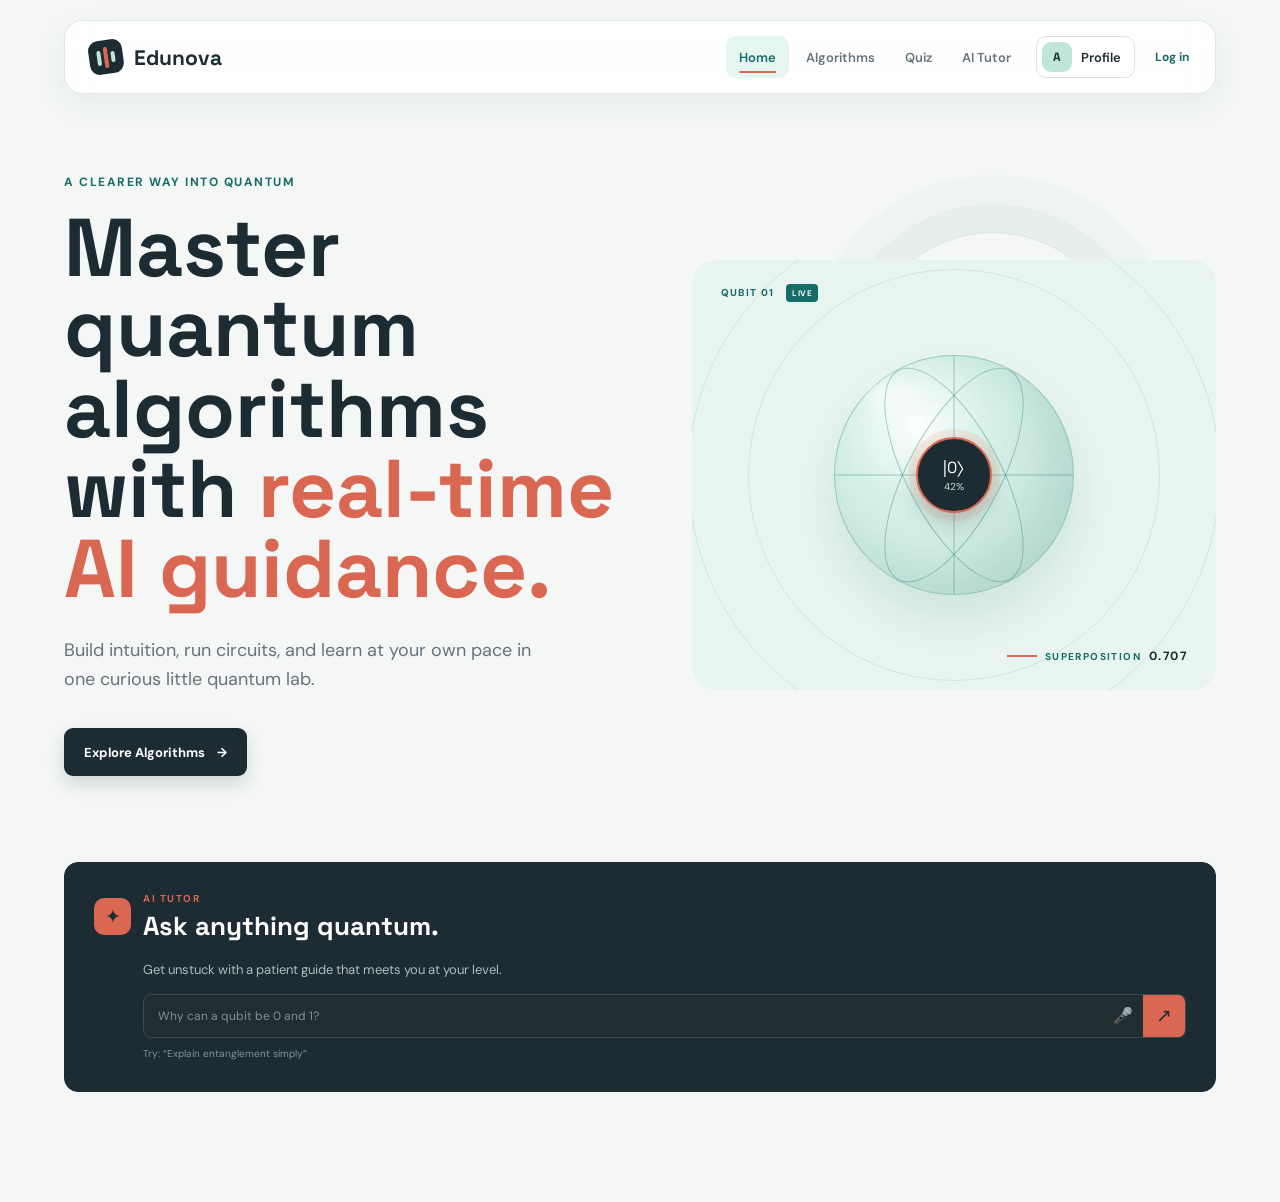
<file: index.html>
<!DOCTYPE html>
<html lang="en">

<head>
    <meta charset="UTF-8">
    <meta name="viewport" content="width=device-width, initial-scale=1.0">
    <title>Quantum Algorithms | Edunova</title>
    <link rel="preconnect" href="https://fonts.googleapis.com">
    <link rel="preconnect" href="https://fonts.gstatic.com" crossorigin>
    <link
        href="https://fonts.googleapis.com/css2?family=DM+Sans:wght@400;500;600;700&family=Space+Grotesk:wght@500;600;700&display=swap"
        rel="stylesheet">
    <link rel="stylesheet" href="style.css">
</head>

<body>
    <header class="site-header">
        <nav class="navbar" aria-label="Primary navigation">
            <a class="brand" href="#home" aria-label="Edunova home">
                <span class="brand-mark" aria-hidden="true"><span></span><span></span><span></span></span>
                <span>Edunova</span>
            </a>

            <button class="menu-toggle" type="button" aria-expanded="false" aria-controls="main-menu"
                aria-label="Open navigation menu">
                <span></span><span></span><span></span>
            </button>

            <div class="nav-menu" id="main-menu">
                <a class="nav-link active" href="index.html" aria-current="page">Home</a>
                <a class="nav-link" href="learn.html">Algorithms</a>
                <a class="nav-link" href="quiz.html">Quiz</a>
                <a class="nav-link" href="tutor.html">AI Tutor</a>
                <a class="profile-link" href="profile.html">
                    <span class="profile-avatar" aria-hidden="true">A</span>
                    <span>Profile</span>
                </a>
                <a class="login-nav-link" href="login.html">Log in</a>
            </div>
        </nav>
    </header>

    <main id="home" class="tab-panel active-panel">
        <section class="hero page-width">
            <div class="hero-content">
                <p class="eyebrow">A clearer way into quantum</p>
                <h1>Master quantum algorithms with <em>real-time AI guidance.</em></h1>
                <p class="hero-copy">Build intuition, run circuits, and learn at your own pace in one curious little
                    quantum lab.</p>
                <div class="hero-actions">
                    <a class="button button-primary" href="learn.html">Explore Algorithms <span
                            aria-hidden="true">&#8594;</span></a>
                </div>
            </div>
            <div class="qubit-stage" aria-label="Animated qubit visualization">
                <div class="stage-label label-top">QUBIT 01 <span>LIVE</span></div>
                <div class="bloch-sphere">
                    <div class="sphere-glow"></div>
                    <div class="orbit orbit-one"></div>
                    <div class="orbit orbit-two"></div>
                    <div class="axis axis-x"></div>
                    <div class="axis axis-y"></div>
                    <div class="qubit-core"><span>|0&#10217;</span><small>42%</small></div>
                </div>
                <div class="stage-label label-bottom"><span class="pulse-line"></span> SUPERPOSITION
                    <strong>0.707</strong></div>
            </div>
        </section>

        <section class="quick-grid page-width" aria-label="Quick learning tools">
            <article class="tutor-panel">
                <div class="panel-heading">
                    <div class="icon-badge coral">✦</div>
                    <div>
                        <p class="section-kicker">AI tutor</p>
                        <h2>Ask anything quantum.</h2>
                    </div>
                </div>
                <p>Get unstuck with a patient guide that meets you at your level.</p>
                <form class="tutor-form" id="tutor-form">
                    <label class="sr-only" for="tutor-question">Ask a quantum question</label>
                    <input id="tutor-question" type="text" placeholder="Why can a qubit be 0 and 1?">
                    <button class="tutor-mic" id="tutor-mic" type="button" aria-label="Ask AI Tutor with your voice" title="Ask with voice">&#127908;</button>
                    <button type="submit" aria-label="Ask AI Tutor">&#8599;</button>
                </form>
                <div class="prompt-status" id="prompt-status" aria-live="polite">Try: “Explain entanglement simply”
                </div>
            </article>
        </section>
    </main>

    <script src="script.js"></script>
</body>

</html>
</file>
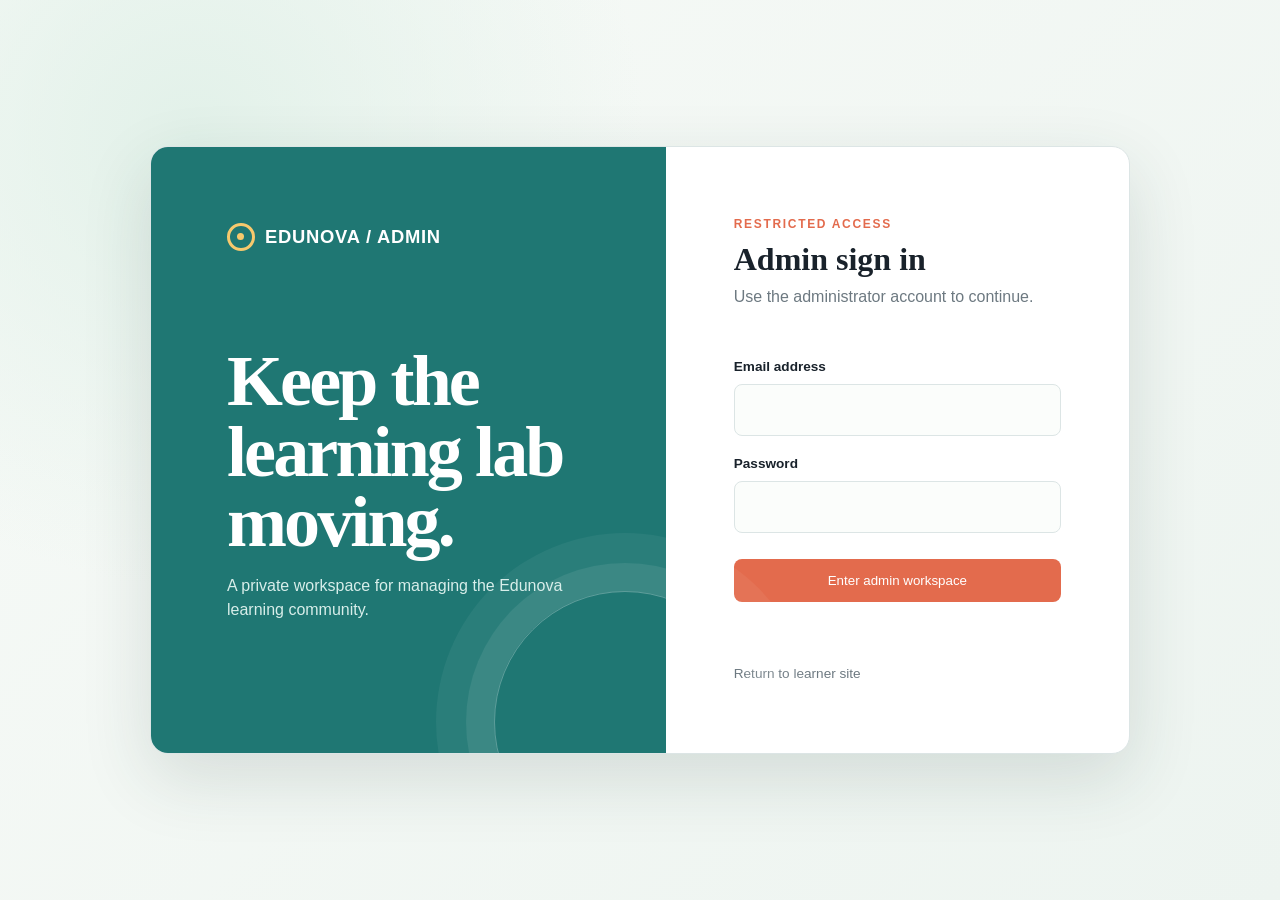
<file: admin-login.html>
<!DOCTYPE html>
<html lang="en">

<head>
    <meta charset="UTF-8">
    <meta name="viewport" content="width=device-width, initial-scale=1.0">
    <title>Admin sign in | Edunova</title>
    <style>
        :root {
            color-scheme: light;
            --ink: #19222b;
            --muted: #6d7981;
            --line: #dce5e5;
            --paper: #f7faf7;
            --panel: #ffffff;
            --accent: #e36b4d;
            --teal: #1f7773;
        }

        * {
            box-sizing: border-box;
        }

        body {
            margin: 0;
            min-height: 100vh;
            display: grid;
            place-items: center;
            padding: 24px;
            color: var(--ink);
            background: radial-gradient(circle at 15% 15%, #e2f1e9 0, transparent 34%), linear-gradient(135deg, #f7faf7, #edf4f0);
            font: 16px/1.5 "Trebuchet MS", sans-serif;
        }

        .shell {
            width: min(100%, 980px);
            display: grid;
            grid-template-columns: 1fr 0.9fr;
            overflow: hidden;
            background: var(--panel);
            border: 1px solid var(--line);
            border-radius: 18px;
            box-shadow: 0 24px 70px rgba(38, 61, 57, .14);
        }

        .intro {
            padding: clamp(32px, 7vw, 76px);
            background: var(--teal);
            color: #fff;
            position: relative;
            isolation: isolate;
        }

        .intro::after {
            content: "";
            position: absolute;
            width: 260px;
            height: 260px;
            right: -90px;
            bottom: -100px;
            border: 1px solid rgba(255, 255, 255, .28);
            border-radius: 50%;
            box-shadow: 0 0 0 28px rgba(255, 255, 255, .08), 0 0 0 58px rgba(255, 255, 255, .05);
            z-index: -1;
        }

        .mark {
            display: inline-flex;
            align-items: center;
            gap: 10px;
            font: 700 1.15rem/1 "Trebuchet MS", sans-serif;
            letter-spacing: .04em;
        }

        .mark-dot {
            width: 28px;
            height: 28px;
            display: inline-block;
            border: 3px solid #f7c96d;
            border-radius: 50%;
            position: relative;
        }

        .mark-dot::after {
            content: "";
            position: absolute;
            width: 7px;
            height: 7px;
            top: 7px;
            left: 7px;
            background: #f7c96d;
            border-radius: 50%;
        }

        .intro h1 {
            max-width: 390px;
            margin: 88px 0 16px;
            font: 700 clamp(2.4rem, 6vw, 4.5rem)/.98 Georgia, serif;
            letter-spacing: -.04em;
        }

        .intro p {
            max-width: 360px;
            margin: 0;
            color: #d8eeea;
        }

        .panel {
            padding: clamp(30px, 6vw, 68px);
            display: flex;
            flex-direction: column;
            justify-content: center;
        }

        .eyebrow {
            margin: 0 0 10px;
            color: var(--accent);
            font-size: .75rem;
            font-weight: 700;
            letter-spacing: .14em;
            text-transform: uppercase;
        }

        h2 {
            margin: 0 0 8px;
            font: 700 2rem/1.05 Georgia, serif;
        }

        .subcopy {
            margin: 0 0 30px;
            color: var(--muted);
        }

        label {
            display: block;
            margin: 18px 0 7px;
            font-size: .85rem;
            font-weight: 700;
        }

        input {
            width: 100%;
            padding: 13px 14px;
            border: 1px solid var(--line);
            border-radius: 8px;
            color: var(--ink);
            background: #fbfdfb;
            font: inherit;
        }

        input:focus {
            outline: 3px solid rgba(227, 107, 77, .2);
            border-color: var(--accent);
        }

        button {
            width: 100%;
            margin-top: 26px;
            padding: 14px;
            border: 0;
            border-radius: 8px;
            color: #fff;
            background: var(--accent);
            cursor: pointer;
            font: 700 1rem inherit;
        }

        button:hover {
            background: #c95339;
        }

        .status {
            min-height: 24px;
            margin: 14px 0 0;
            color: #b33c2b;
            font-size: .88rem;
        }

        .status.success {
            color: var(--teal);
        }

        .back {
            display: inline-block;
            margin-top: 24px;
            color: var(--muted);
            font-size: .85rem;
            text-decoration: none;
        }

        .back:hover {
            color: var(--accent);
        }

        @media (max-width: 700px) {
            .shell {
                grid-template-columns: 1fr;
            }

            .intro {
                padding: 32px;
            }

            .intro h1 {
                margin-top: 54px;
            }

            .panel {
                padding: 32px;
            }
        }
    </style>
</head>

<body>
    <main class="shell">
        <section class="intro" aria-label="Admin area introduction">
            <div class="mark"><span class="mark-dot" aria-hidden="true"></span> EDUNOVA / ADMIN</div>
            <h1>Keep the learning lab moving.</h1>
            <p>A private workspace for managing the Edunova learning community.</p>
        </section>
        <section class="panel" aria-labelledby="admin-login-title">
            <p class="eyebrow">Restricted access</p>
            <h2 id="admin-login-title">Admin sign in</h2>
            <p class="subcopy">Use the administrator account to continue.</p>
            <form id="admin-login-form" novalidate>
                <label for="admin-email">Email address</label>
                <input id="admin-email" type="email" autocomplete="username" required>
                <label for="admin-password">Password</label>
                <input id="admin-password" type="password" autocomplete="current-password" required>
                <button type="submit">Enter admin workspace</button>
                <p class="status" id="admin-status" role="status" aria-live="polite"></p>
            </form>
            <a class="back" href="index.html">Return to learner site</a>
        </section>
    </main>
    <script>
        const adminForm = document.querySelector('#admin-login-form');
        const adminStatus = document.querySelector('#admin-status');

        adminForm.addEventListener('submit', async (event) => {
            event.preventDefault();
            adminStatus.className = 'status';
            adminStatus.textContent = '';
            const email = document.querySelector('#admin-email').value.trim().toLowerCase();
            const password = document.querySelector('#admin-password').value;
            if (!email || !password) {
                adminStatus.textContent = 'Enter both administrator credentials.';
                return;
            }
            try {
                const response = await fetch('admin.json', { cache: 'no-store' });
                const data = await response.json();
                const admin = Array.isArray(data.admins) ? data.admins.find((account) => account.name.toLowerCase() === 'admin') : null;
                if (!admin || admin.email.toLowerCase() !== email || admin.password !== password) {
                    adminStatus.textContent = 'Administrator credentials are incorrect.';
                    return;
                }
                sessionStorage.setItem('edunovaAdminSession', JSON.stringify({ name: admin.name, email: admin.email }));
                adminStatus.className = 'status success';
                adminStatus.textContent = 'Access granted. Opening workspace...';
                window.setTimeout(() => window.location.replace('admin.html'), 350);
            } catch (error) {
                adminStatus.textContent = 'Could not verify the administrator account.';
            }
        });
    </script>
</body>

</html>
</file>
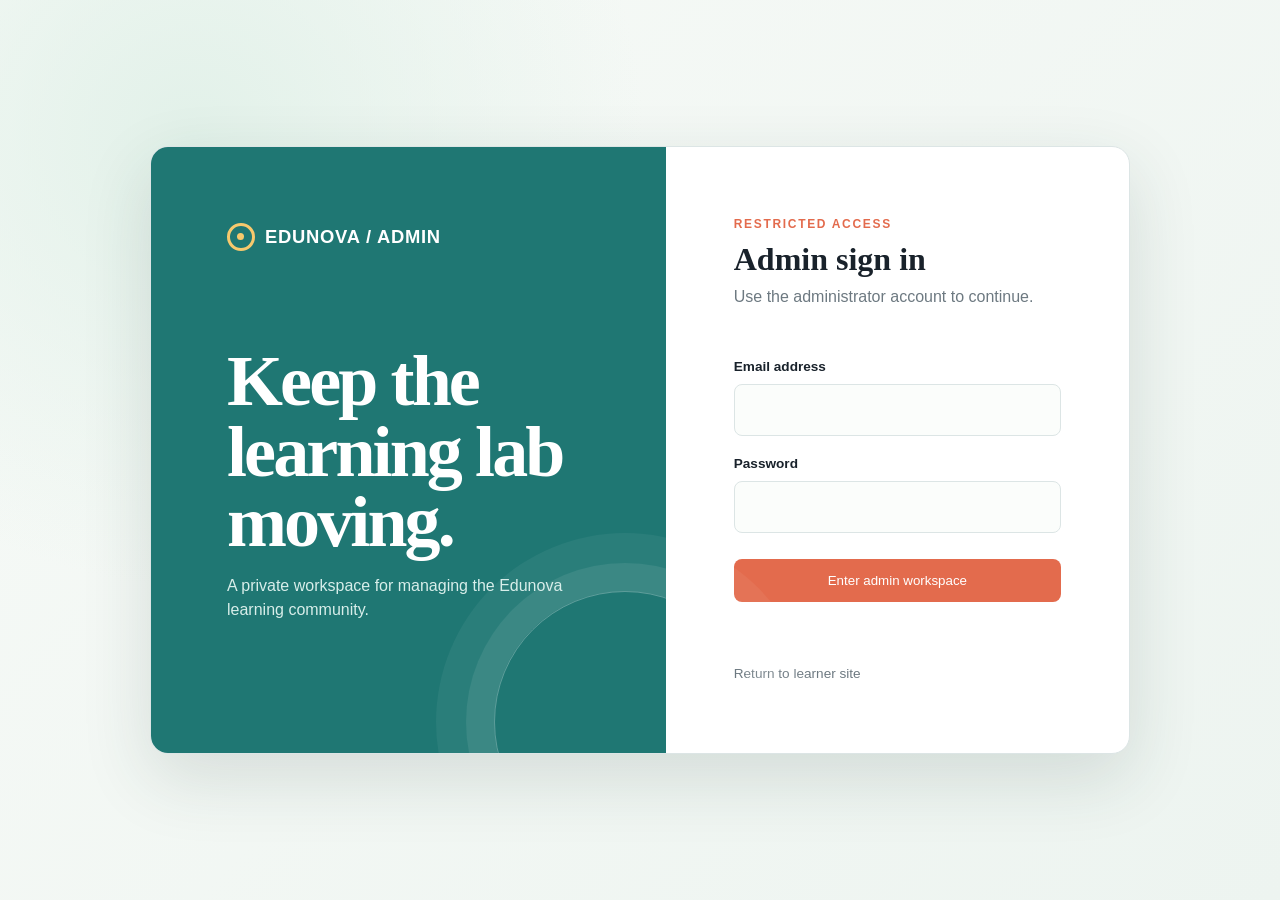
<file: admin.html>
<!DOCTYPE html>
<html lang="en">

<head>
    <meta charset="UTF-8">
    <meta name="viewport" content="width=device-width, initial-scale=1.0">
    <title>Admin workspace | Edunova</title>
    <style>
        :root {
            --ink: #18242a;
            --muted: #718087;
            --line: #dbe5e3;
            --paper: #f3f7f4;
            --panel: #fff;
            --teal: #1f7773;
            --coral: #e36b4d;
            --gold: #d7a347;
        }

        * {
            box-sizing: border-box;
        }

        body {
            margin: 0;
            color: var(--ink);
            background: var(--paper);
            font: 15px/1.5 "Trebuchet MS", sans-serif;
        }

        .app-header {
            display: flex;
            align-items: center;
            justify-content: space-between;
            min-height: 76px;
            padding: 0 clamp(20px, 5vw, 72px);
            background: #fff;
            border-bottom: 1px solid var(--line);
        }

        .mark {
            display: flex;
            align-items: center;
            gap: 10px;
            font-weight: 700;
            letter-spacing: .05em;
        }

        .mark-dot {
            width: 27px;
            height: 27px;
            display: inline-block;
            border: 3px solid var(--coral);
            border-radius: 50%;
            position: relative;
        }

        .mark-dot::after {
            content: "";
            position: absolute;
            width: 7px;
            height: 7px;
            top: 7px;
            left: 7px;
            background: var(--coral);
            border-radius: 50%;
        }

        .header-actions {
            display: flex;
            align-items: center;
            gap: 20px;
        }

        .admin-name {
            color: var(--muted);
            font-size: .9rem;
        }

        button {
            border: 0;
            border-radius: 7px;
            cursor: pointer;
            font: inherit;
        }

        .logout {
            padding: 9px 14px;
            color: var(--teal);
            background: #e5f1ee;
            font-weight: 700;
        }

        .logout:hover {
            background: #d3e8e2;
        }

        .page {
            width: min(1160px, calc(100% - 40px));
            margin: 0 auto;
            padding: 54px 0 70px;
        }

        .page-heading {
            display: flex;
            justify-content: space-between;
            align-items: end;
            gap: 24px;
            margin-bottom: 32px;
        }

        .eyebrow {
            margin: 0 0 8px;
            color: var(--coral);
            font-size: .75rem;
            font-weight: 700;
            letter-spacing: .14em;
            text-transform: uppercase;
        }

        h1,
        h2 {
            margin: 0;
            font-family: Georgia, serif;
            letter-spacing: -.03em;
        }

        h1 {
            font-size: clamp(2.2rem, 5vw, 4rem);
            line-height: 1;
        }

        .date {
            color: var(--muted);
            font-size: .9rem;
        }

        .stats {
            display: grid;
            grid-template-columns: repeat(3, 1fr);
            gap: 16px;
            margin-bottom: 32px;
        }

        .stat,
        .panel {
            background: var(--panel);
            border: 1px solid var(--line);
            border-radius: 12px;
        }

        .stat {
            padding: 24px;
        }

        .stat-label {
            margin: 0 0 14px;
            color: var(--muted);
            font-size: .8rem;
            text-transform: uppercase;
            letter-spacing: .08em;
        }

        .stat-value {
            margin: 0;
            font: 700 2.5rem/1 Georgia, serif;
        }

        .stat-note {
            margin: 12px 0 0;
            color: var(--teal);
            font-size: .82rem;
        }

        .content-grid {
            display: grid;
            grid-template-columns: minmax(0, 1.5fr) minmax(260px, .8fr);
            gap: 20px;
        }

        .panel {
            padding: 25px;
        }

        .panel-heading {
            display: flex;
            align-items: center;
            justify-content: space-between;
            gap: 16px;
            margin-bottom: 20px;
        }

        h2 {
            font-size: 1.45rem;
        }

        .search {
            width: 190px;
            padding: 10px 12px;
            border: 1px solid var(--line);
            border-radius: 7px;
            font: inherit;
        }

        .search:focus {
            outline: 3px solid rgba(227, 107, 77, .16);
            border-color: var(--coral);
        }

        table {
            width: 100%;
            border-collapse: collapse;
        }

        th,
        td {
            padding: 14px 8px;
            border-bottom: 1px solid #edf1ef;
            text-align: left;
        }

        th {
            color: var(--muted);
            font-size: .72rem;
            letter-spacing: .08em;
            text-transform: uppercase;
        }

        td {
            font-size: .92rem;
        }

        td:first-child {
            font-weight: 700;
        }

        .badge {
            display: inline-block;
            padding: 4px 8px;
            border-radius: 99px;
            color: #39796b;
            background: #e5f3ed;
            font-size: .75rem;
        }

        .empty {
            color: var(--muted);
        }

        .activity {
            display: grid;
            gap: 18px;
            margin: 0;
            padding: 0;
            list-style: none;
        }

        .activity li {
            display: grid;
            grid-template-columns: 10px 1fr;
            gap: 12px;
            align-items: start;
        }

        .activity-dot {
            width: 10px;
            height: 10px;
            margin-top: 6px;
            border-radius: 50%;
            background: var(--gold);
        }

        .activity strong {
            display: block;
            font-size: .92rem;
        }

        .activity span {
            display: block;
            margin-top: 3px;
            color: var(--muted);
            font-size: .82rem;
        }

        .notice {
            margin-top: 20px;
            padding: 16px;
            border-left: 3px solid var(--coral);
            color: #65534d;
            background: #fff7f3;
            font-size: .88rem;
        }

        @media (max-width: 760px) {
            .app-header {
                align-items: flex-start;
                padding-top: 20px;
                padding-bottom: 20px;
            }

            .header-actions {
                align-items: flex-end;
                flex-direction: column;
                gap: 8px;
            }

            .page-heading {
                display: block;
            }

            .date {
                margin-top: 14px;
            }

            .stats,
            .content-grid {
                grid-template-columns: 1fr;
            }

            .panel-heading {
                align-items: flex-start;
                flex-direction: column;
            }

            .search {
                width: 100%;
            }
        }

        @media (max-width: 500px) {
            .page {
                width: min(100% - 28px, 1160px);
                padding-top: 36px;
            }

            .app-header {
                padding-left: 14px;
                padding-right: 14px;
            }

            .admin-name {
                display: none;
            }

            th:nth-child(2),
            td:nth-child(2) {
                display: none;
            }
        }
    </style>
</head>

<body>
    <header class="app-header">
        <div class="mark"><span class="mark-dot" aria-hidden="true"></span> EDUNOVA / ADMIN</div>
        <div class="header-actions">
            <span class="admin-name" id="admin-name">Administrator</span>
            <button class="logout" id="admin-logout" type="button">Sign out</button>
        </div>
    </header>
    <main class="page">
        <div class="page-heading">
            <div>   
                <p class="eyebrow">Operations overview</p>
                <h1>Good morning, admin.</h1>
            </div>
            <time class="date" id="today"></time>
        </div>
        <section class="stats" aria-label="Platform statistics">
            <article class="stat">
                <p class="stat-label">Registered learners</p>
                <p class="stat-value" id="user-count">--</p>
                <p class="stat-note">Active learning community</p>
            </article>
            <article class="stat">
                <p class="stat-label">Learning areas</p>
                <p class="stat-value">20</p>
                <p class="stat-note">Quantum curriculum topics</p>
            </article>
            <article class="stat">
                <p class="stat-label">Platform status</p>
                <p class="stat-value">Live</p>
                <p class="stat-note">All systems available</p>
            </article>
        </section>
        <div class="content-grid">
            <section class="panel" aria-labelledby="learners-title">
                <div class="panel-heading">
                    <h2 id="learners-title">Learners</h2><input class="search" id="learner-search" type="search"
                        placeholder="Search learners" aria-label="Search learners">
                </div>
                <div style="overflow-x:auto">
                    <table>
                        <thead>
                            <tr>
                                <th>Name</th>
                                <th>Email</th>
                                <th>Status</th>
                            </tr>
                        </thead>
                        <tbody id="learner-list">
                            <tr>
                                <td colspan="3" class="empty">Loading learner data...</td>
                            </tr>
                        </tbody>
                    </table>
                </div>
            </section>
            <aside class="panel" aria-labelledby="activity-title">
                <div class="panel-heading">
                    <h2 id="activity-title">Recent activity</h2>
                </div>
                <ul class="activity">
                    <li><span class="activity-dot"></span>
                        <div><strong>Admin workspace opened</strong><span>Just now</span></div>
                    </li>
                    <li><span class="activity-dot"></span>
                        <div><strong>Curriculum is available</strong><span>10 learning areas online</span></div>
                    </li>
                    <li><span class="activity-dot"></span>
                        <div><strong>User directory synced</strong><span>From local account records</span></div>
                    </li>
                </ul>
                <p class="notice">This dashboard is isolated from the learner interface. Signing in here does not log a
                    learner in or change their experience.</p>
            </aside>
        </div>
    </main>
    <script>
        const adminSession = JSON.parse(sessionStorage.getItem('edunovaAdminSession') || 'null');
        if (!adminSession) window.location.replace('admin-login.html');

        if (adminSession) {
            document.querySelector('#admin-name').textContent = adminSession.name;
            document.querySelector('#today').textContent = new Intl.DateTimeFormat('en', { dateStyle: 'full' }).format(new Date());

            document.querySelector('#admin-logout').addEventListener('click', () => {
                sessionStorage.removeItem('edunovaAdminSession');
                window.location.replace('admin-login.html');
            });

            const learnerList = document.querySelector('#learner-list');
            let learners = [];
            const renderLearners = (query = '') => {
                const normalizedQuery = query.trim().toLowerCase();
                const visibleLearners = learners.filter((learner) => (learner.name + ' ' + learner.email).toLowerCase().includes(normalizedQuery));
                learnerList.replaceChildren(...(visibleLearners.length ? visibleLearners.map((learner) => {
                    const row = document.createElement('tr');
                    row.innerHTML = '<td>' + learner.name + '</td><td>' + learner.email + '</td><td><span class="badge">Active</span></td>';
                    return row;
                }) : [Object.assign(document.createElement('tr'), { innerHTML: '<td colspan="3" class="empty">No learners match your search.</td>' })]));
            };

            fetch('users.json', { cache: 'no-store' }).then((response) => response.json()).then((data) => {
                learners = Array.isArray(data.users) ? data.users : [];
                document.querySelector('#user-count').textContent = learners.length;
                renderLearners();
            }).catch(() => {
                document.querySelector('#user-count').textContent = '0';
                learnerList.innerHTML = '<tr><td colspan="3" class="empty">Learner data is unavailable.</td></tr>';
            });
            document.querySelector('#learner-search').addEventListener('input', (event) => renderLearners(event.target.value));
        }
    </script>
</body>

</html>
</file>
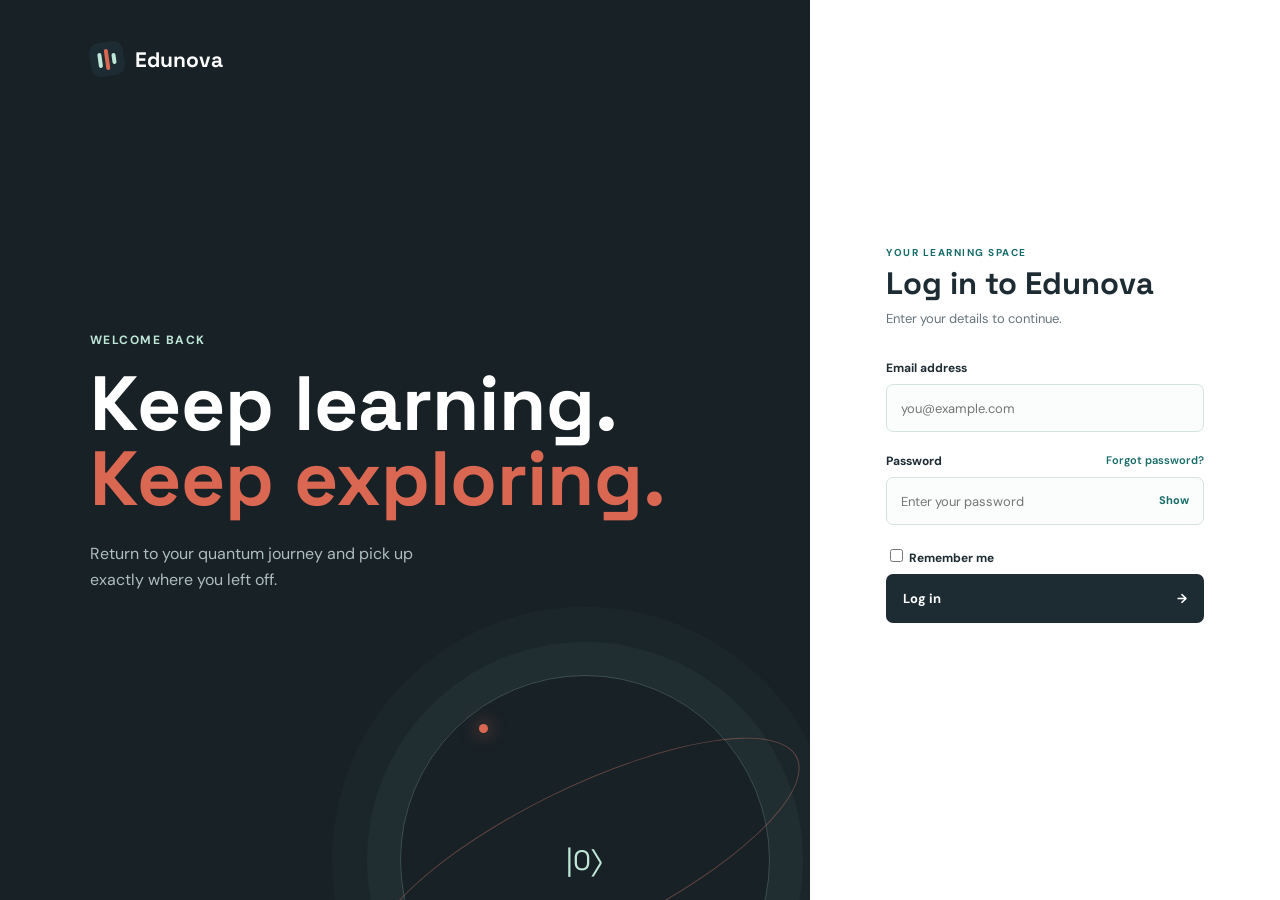
<file: algorithm.html>
<!DOCTYPE html>
<html lang="en">

<head>
    <meta charset="UTF-8">
    <meta name="viewport" content="width=device-width, initial-scale=1.0">
    <title>Algorithm | Edunova</title>
    <link rel="preconnect" href="https://fonts.googleapis.com">
    <link rel="preconnect" href="https://fonts.gstatic.com" crossorigin>
    <link rel="stylesheet"
        href="https://fonts.googleapis.com/css2?family=DM+Sans:wght@400;500;600;700&family=Space+Grotesk:wght@500;600;700&display=swap">
    <link rel="stylesheet" href="style.css">
</head>

<body>
    <header class="site-header">
        <nav class="navbar" aria-label="Primary navigation">
            <a class="brand" href="index.html" aria-label="Edunova home"><span class="brand-mark"
                    aria-hidden="true"><span></span><span></span><span></span></span><span>Edunova</span></a>
            <button class="menu-toggle" type="button" aria-expanded="false" aria-controls="main-menu"
                aria-label="Open navigation menu"><span></span><span></span><span></span></button>
            <div class="nav-menu" id="main-menu">
                <a class="nav-link" href="index.html">Home</a>
                <a class="nav-link active" href="learn.html" aria-current="page">Algorithms</a>
                <a class="nav-link" href="quiz.html">Quiz</a>
                <a class="nav-link" href="tutor.html">AI Tutor</a>
                <a class="profile-link" href="profile.html"><span class="profile-avatar"
                        aria-hidden="true">A</span><span>Profile</span></a>
            </div>
        </nav>
    </header>

    <main class="page-width lesson-page algorithm-detail-page" data-algorithm-page>
        <a class="lesson-back" href="learn.html">&larr; Back to Algorithms</a>
        <p class="eyebrow">Quantum algorithm</p>
        <h1 data-algorithm-title>Algorithm</h1>
        <p class="lesson-lead" data-algorithm-summary>Choose an algorithm from the library to see its explanation.</p>
        <section class="lesson-sections">
            <article class="lesson-section">
                <p class="section-kicker">Brief explanation</p>
                <p data-algorithm-explanation>Quantum algorithms use quantum states, gates, and measurement to solve
                    specific problems.</p>
            </article>
            <article class="lesson-section">
                <p class="section-kicker">Three examples</p>
                <ol class="algorithm-examples" data-algorithm-examples>
                    <li>Example one</li>
                    <li>Example two</li>
                    <li>Example three</li>
                </ol>
            </article>
            <article class="lesson-section gate-table-section" data-basic-gates-table hidden>
                <p class="section-kicker">Basic quantum gates</p>
                <div class="gate-table-wrap">
                    <table class="gate-table">
                        <thead><tr><th>Gate</th><th>Input</th><th>Output</th><th>Purpose</th></tr></thead>
                        <tbody>
                            <tr><td>I (Identity)</td><td>|0&gt;</td><td>|0&gt;</td><td>Leaves the qubit unchanged.</td></tr>
                            <tr><td>X (NOT)</td><td>|0&gt;</td><td>|1&gt;</td><td>Flips zero to one.</td></tr>
                            <tr><td>X (NOT)</td><td>|1&gt;</td><td>|0&gt;</td><td>Flips one to zero.</td></tr>
                            <tr><td>H (Hadamard)</td><td>|0&gt;</td><td>(|0&gt; + |1&gt;) / sqrt(2)</td><td>Creates an equal superposition.</td></tr>
                            <tr><td>H (Hadamard)</td><td>|1&gt;</td><td>(|0&gt; - |1&gt;) / sqrt(2)</td><td>Creates superposition with a phase difference.</td></tr>
                        </tbody>
                    </table>
                </div>
            </article>
        </section>
    </main>

    <script src="script.js"></script>
</body>

</html>
</file>
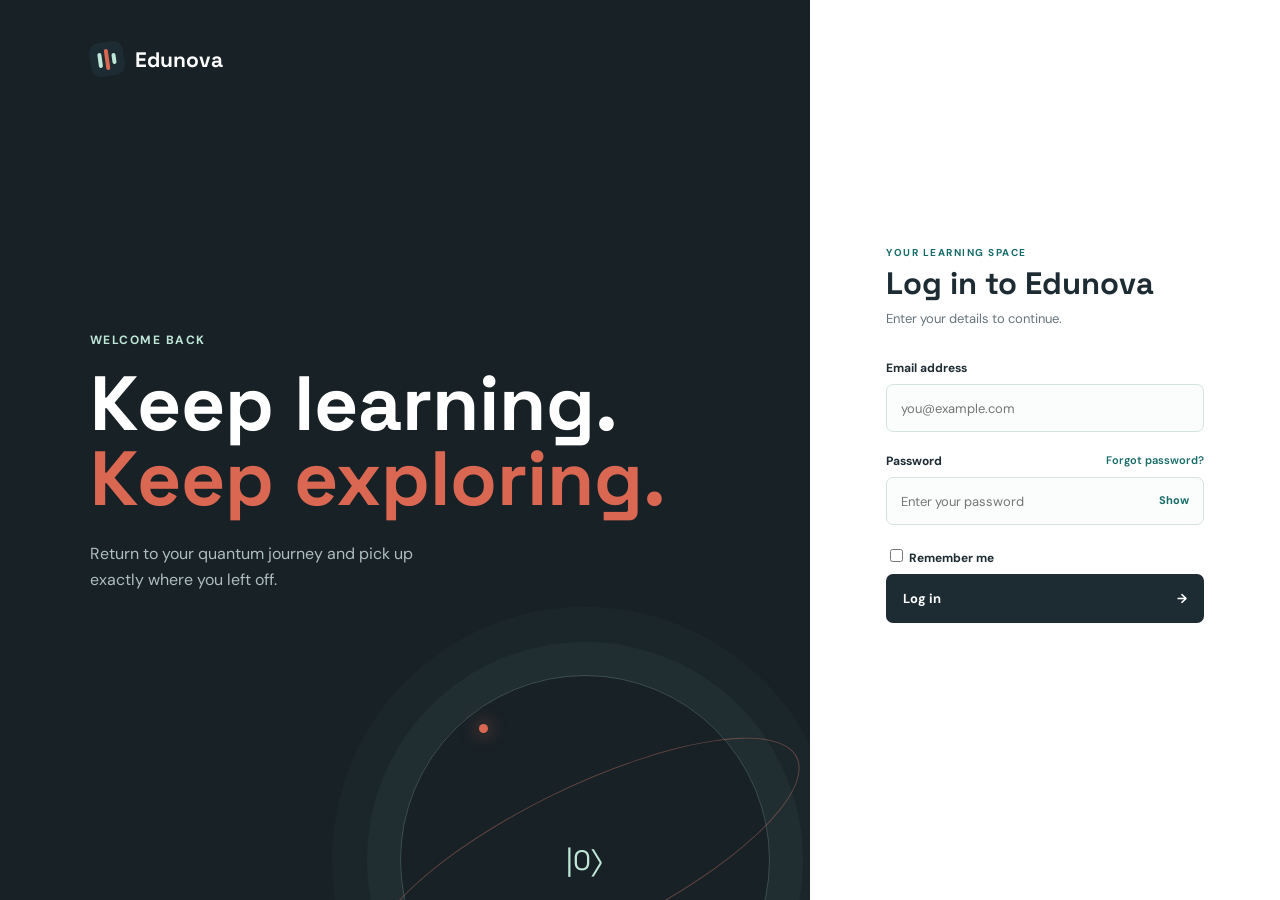
<file: learn.html>
<!DOCTYPE html>
<html lang="en">

<head>
    <meta charset="UTF-8">
    <meta name="viewport" content="width=device-width, initial-scale=1.0">
    <title>Quantum Algorithms | Edunova</title>
    <link rel="preconnect" href="https://fonts.googleapis.com">
    <link rel="preconnect" href="https://fonts.gstatic.com" crossorigin>
    <link
        href="https://fonts.googleapis.com/css2?family=DM+Sans:wght@400;500;600;700&family=Space+Grotesk:wght@500;600;700&display=swap"
        rel="stylesheet">
    <link rel="stylesheet" href="style.css">
</head>

<body>
    <header class="site-header">
        <nav class="navbar" aria-label="Primary navigation"><a class="brand" href="index.html"
                aria-label="Qubitly home"><span class="brand-mark"
                    aria-hidden="true"><span></span><span></span><span></span></span><span>Qubitly</span></a><button
                class="menu-toggle" type="button" aria-expanded="false" aria-controls="main-menu"
                aria-label="Open navigation menu"><span></span><span></span><span></span></button>
            <div class="nav-menu" id="main-menu"><a class="nav-link" href="index.html">Home</a><a
                    class="nav-link active" href="learn.html" aria-current="page">Algorithms</a><a class="nav-link"
                    href="quiz.html">Quiz</a><a class="nav-link" href="tutor.html">AI Tutor</a><a
                    class="profile-link" href="profile.html"><span class="profile-avatar"
                        aria-hidden="true">A</span><span>Profile</span></a></div>
        </nav>
    </header>
    <main class="page-width tab-page learn-page">
        <p class="eyebrow">Quantum algorithm library</p>
        <h1>Explore <em>quantum algorithms.</em></h1>
        <p class="hero-copy">Browse the core algorithms that make quantum computers useful, from foundational oracle problems to factoring, search, and hybrid optimization.</p>
        <div class="curriculum-list">
            <article class="curriculum-item"><span class="module-number">01</span><span class="module-content"><span class="module-heading"><span class="module-title">Deutsch's Algorithm</span></span><span class="module-summary">Determines whether a one-bit function is constant or balanced with a single quantum query.</span><a class="lesson-link" href="algorithm.html?topic=deutsch">Read more <span>&#8594;</span></a></span></article>
            <article class="curriculum-item"><span class="module-number">02</span><span class="module-content"><span class="module-heading"><span class="module-title">Deutsch-Jozsa Algorithm</span></span><span class="module-summary">Uses quantum interference to identify whether a promised function is constant or balanced.</span><a class="lesson-link" href="algorithm.html?topic=deutsch-jozsa">Read more <span>&#8594;</span></a></span></article>
            <article class="curriculum-item"><span class="module-number">03</span><span class="module-content"><span class="module-heading"><span class="module-title">Bernstein-Vazirani Algorithm</span></span><span class="module-summary">Finds a hidden binary string using one quantum query instead of checking each bit separately.</span><a class="lesson-link" href="algorithm.html?topic=bernstein-vazirani">Read more <span>&#8594;</span></a></span></article>
            <article class="curriculum-item"><span class="module-number">04</span><span class="module-content"><span class="module-heading"><span class="module-title">Simon's Algorithm</span></span><span class="module-summary">Finds a hidden period in a black-box function and demonstrates an exponential quantum speedup.</span><a class="lesson-link" href="algorithm.html?topic=simons">Read more <span>&#8594;</span></a></span></article>
            <article class="curriculum-item"><span class="module-number">05</span><span class="module-content"><span class="module-heading"><span class="module-title">Grover's Algorithm</span></span><span class="module-summary">Searches an unstructured database in roughly the square root of the number of entries.</span><a class="lesson-link" href="algorithm.html?topic=grover">Read more <span>&#8594;</span></a></span></article>
            <article class="curriculum-item"><span class="module-number">06</span><span class="module-content"><span class="module-heading"><span class="module-title">Quantum Fourier Transform</span></span><span class="module-summary">Reveals periodic structure in quantum states and supports phase estimation and period-finding.</span><a class="lesson-link" href="algorithm.html?topic=qft">Read more <span>&#8594;</span></a></span></article>
            <article class="curriculum-item"><span class="module-number">07</span><span class="module-content"><span class="module-heading"><span class="module-title">Shor's Algorithm</span></span><span class="module-summary">Factors large integers by combining quantum period-finding with classical number theory.</span><a class="lesson-link" href="algorithm.html?topic=shor">Read more <span>&#8594;</span></a></span></article>
            <article class="curriculum-item"><span class="module-number">08</span><span class="module-content"><span class="module-heading"><span class="module-title">Quantum Phase Estimation</span></span><span class="module-summary">Estimates the phase associated with an eigenvalue and powers many advanced quantum algorithms.</span><a class="lesson-link" href="algorithm.html?topic=qpe">Read more <span>&#8594;</span></a></span></article>
            <article class="curriculum-item"><span class="module-number">09</span><span class="module-content"><span class="module-heading"><span class="module-title">VQE: Variational Quantum Eigensolver</span></span><span class="module-summary">Uses a parameterized circuit and a classical optimizer to estimate molecular ground-state energies.</span><a class="lesson-link" href="algorithm.html?topic=vqe">Read more <span>&#8594;</span></a></span></article>
            <article class="curriculum-item"><span class="module-number">10</span><span class="module-content"><span class="module-heading"><span class="module-title">QAOA: Quantum Approximate Optimization Algorithm</span></span><span class="module-summary">Uses alternating quantum operators to search for good solutions to combinatorial optimization problems.</span><a class="lesson-link" href="algorithm.html?topic=qaoa">Read more <span>&#8594;</span></a></span></article>
            <article class="curriculum-item"><span class="module-number">11</span><span class="module-content"><span class="module-heading"><span class="module-title">HHL Algorithm</span></span><span class="module-summary">Uses a quantum system to estimate the solution of certain linear systems.</span><a class="lesson-link" href="algorithm.html?topic=hhl">Read more <span>&#8594;</span></a></span></article>
            <article class="curriculum-item"><span class="module-number">12</span><span class="module-content"><span class="module-heading"><span class="module-title">Quantum Walk Algorithm</span></span><span class="module-summary">Uses quantum interference in a walk to speed up search and graph problems.</span><a class="lesson-link" href="algorithm.html?topic=quantum-walk">Read more <span>&#8594;</span></a></span></article>
            <article class="curriculum-item"><span class="module-number">13</span><span class="module-content"><span class="module-heading"><span class="module-title">Amplitude Estimation</span></span><span class="module-summary">Estimates the probability encoded in a quantum amplitude with quadratic speedup.</span><a class="lesson-link" href="algorithm.html?topic=amplitude-estimation">Read more <span>&#8594;</span></a></span></article>
            <article class="curriculum-item"><span class="module-number">14</span><span class="module-content"><span class="module-heading"><span class="module-title">Quantum Counting</span></span><span class="module-summary">Estimates how many solutions satisfy a condition by combining search and phase estimation.</span><a class="lesson-link" href="algorithm.html?topic=quantum-counting">Read more <span>&#8594;</span></a></span></article>
            <article class="curriculum-item"><span class="module-number">15</span><span class="module-content"><span class="module-heading"><span class="module-title">Iterative Phase Estimation</span></span><span class="module-summary">Estimates an eigenvalue phase using a smaller and more repeatable quantum circuit.</span><a class="lesson-link" href="algorithm.html?topic=iterative-phase">Read more <span>&#8594;</span></a></span></article>
            <article class="curriculum-item"><span class="module-number">16</span><span class="module-content"><span class="module-heading"><span class="module-title">Amplitude Amplification</span></span><span class="module-summary">Boosts the probability of desired states using a generalization of Grover's method.</span><a class="lesson-link" href="algorithm.html?topic=amplitude-amplification">Read more <span>&#8594;</span></a></span></article>
            <article class="curriculum-item"><span class="module-number">17</span><span class="module-content"><span class="module-heading"><span class="module-title">Quantum Signal Processing</span></span><span class="module-summary">Transforms encoded eigenvalues through carefully chosen sequences of quantum phases.</span><a class="lesson-link" href="algorithm.html?topic=qsp">Read more <span>&#8594;</span></a></span></article>
            <article class="curriculum-item"><span class="module-number">18</span><span class="module-content"><span class="module-heading"><span class="module-title">Quantum Singular Value Transformation</span></span><span class="module-summary">Applies polynomial transformations to singular values inside a quantum circuit.</span><a class="lesson-link" href="algorithm.html?topic=qsvt">Read more <span>&#8594;</span></a></span></article>
            <article class="curriculum-item"><span class="module-number">19</span><span class="module-content"><span class="module-heading"><span class="module-title">Quantum k-Means</span></span><span class="module-summary">Explores quantum methods for grouping data points into clusters.</span><a class="lesson-link" href="algorithm.html?topic=quantum-k-means">Read more <span>&#8594;</span></a></span></article>
            <article class="curriculum-item"><span class="module-number">20</span><span class="module-content"><span class="module-heading"><span class="module-title">Quantum Support Vector Machine</span></span><span class="module-summary">Uses quantum feature maps and kernels to classify data points.</span><a class="lesson-link" href="algorithm.html?topic=qsvm">Read more <span>&#8594;</span></a></span></article>
            <article class="curriculum-item"><span class="module-number">21</span><span class="module-content"><span class="module-heading"><span class="module-title">Basic Quantum Gates</span></span><span class="module-summary">Introduces the Identity, X (NOT), and H (Hadamard) gates and their effect on qubit states.</span><a class="lesson-link" href="algorithm.html?topic=basic-gates">Read more <span>&#8594;</span></a></span></article>
        </div>
    </main>
    <script src="script.js"></script>
</body>

</html>
</file>
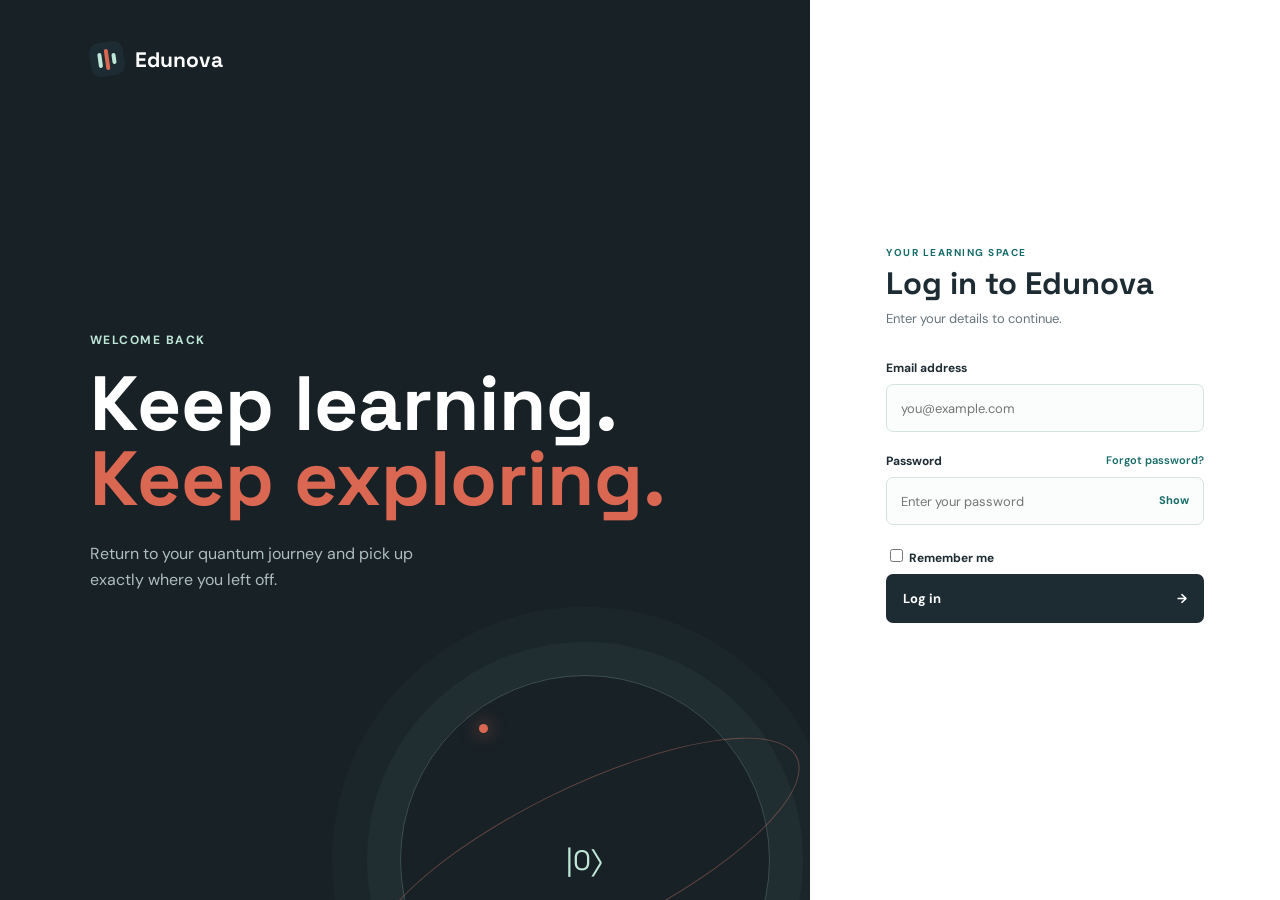
<file: login.html>
<!DOCTYPE html>
<html lang="en">

<head>
    <meta charset="UTF-8">
    <meta name="viewport" content="width=device-width, initial-scale=1.0">
    <title>Log in | Edunova</title>
    <link rel="preconnect" href="https://fonts.googleapis.com">
    <link rel="preconnect" href="https://fonts.gstatic.com" crossorigin>
    <link
        href="https://fonts.googleapis.com/css2?family=DM+Sans:wght@400;500;600;700&family=Space+Grotesk:wght@500;600;700&display=swap"
        rel="stylesheet">
    <link rel="stylesheet" href="style.css">
</head>

<body class="login-page">
    <main class="login-layout">
        <section class="login-intro">
            <a class="brand login-brand" href="index.html" aria-label="Edunova home">
                <span class="brand-mark" aria-hidden="true"><span></span><span></span><span></span></span>
                <span>Edunova</span>
            </a>
            <div class="login-message">
                <p class="eyebrow">Welcome back</p>
                <h1>Keep learning.<br><em>Keep exploring.</em></h1>
                <p>Return to your quantum journey and pick up exactly where you left off.</p>
            </div>
            <div class="login-orbit" aria-hidden="true"><span></span><span></span><i>|0&#10217;</i></div>
        </section>

        <section class="login-card" aria-labelledby="login-title">
            <div class="login-card-heading">
                <p class="section-kicker">Your learning space</p>
                <h2 id="login-title">Log in to Edunova</h2>
                <p>Enter your details to continue.</p>
            </div>
            <form id="login-form" novalidate>
                <label for="login-email">Email address</label>
                <input id="login-email" name="email" type="email" autocomplete="email" placeholder="you@example.com"
                    required>
                <div class="password-label"><label for="login-password">Password</label><a href="#login-form"
                        id="forgot-password">Forgot password?</a></div>
                <div class="password-field"><input id="login-password" name="password" type="password"
                        autocomplete="current-password" placeholder="Enter your password" required><button
                        id="toggle-password" type="button" aria-label="Show password">Show</button></div>
                <label class="remember-option"><input type="checkbox" id="remember-me"> <span>Remember me</span></label>
                <button class="login-submit" type="submit">Log in <span aria-hidden="true">&#8594;</span></button>
                <p class="login-status" id="login-status" aria-live="polite"></p>
            </form>
        </section>
    </main>
    <script src="script.js"></script>
</body>

</html>
</file>
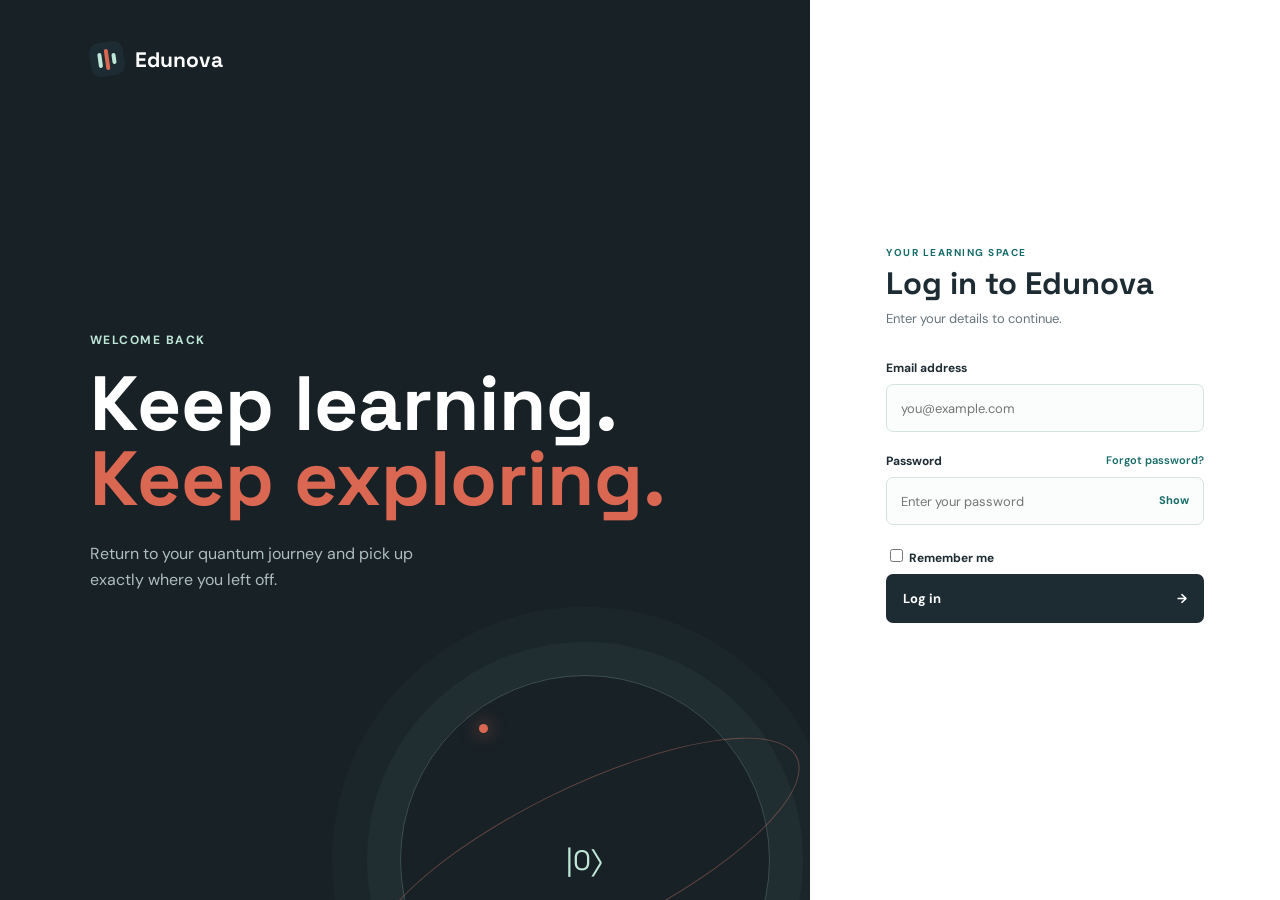
<file: profile.html>
<!DOCTYPE html>
<html lang="en">

<head>
    <meta charset="UTF-8">
    <meta name="viewport" content="width=device-width, initial-scale=1.0">
    <title>Profile | Edunova</title>
    <link rel="preconnect" href="https://fonts.googleapis.com">
    <link rel="preconnect" href="https://fonts.gstatic.com" crossorigin>
    <link
        href="https://fonts.googleapis.com/css2?family=DM+Sans:wght@400;500;600;700&family=Space+Grotesk:wght@500;600;700&display=swap"
        rel="stylesheet">
    <link rel="stylesheet" href="style.css">
</head>

<body>
    <header class="site-header">
        <nav class="navbar" aria-label="Primary navigation"><a class="brand" href="index.html"
                aria-label="Qubitly home"><span class="brand-mark"
                    aria-hidden="true"><span></span><span></span><span></span></span><span>Qubitly</span></a><button
                class="menu-toggle" type="button" aria-expanded="false" aria-controls="main-menu"
                aria-label="Open navigation menu"><span></span><span></span><span></span></button>
            <div class="nav-menu" id="main-menu"><a class="nav-link" href="index.html">Home</a><a class="nav-link"
                    href="learn.html">Algorithms</a><a class="nav-link" href="quiz.html">Quiz</a><a
                    class="nav-link" href="tutor.html">AI Tutor</a><a class="profile-link active" href="profile.html"
                    aria-current="page"><span class="profile-avatar" aria-hidden="true">A</span><span>Profile</span></a>
            </div>
        </nav>
    </header>
    <main class="page-width tab-page">
        <p class="eyebrow">Your learning profile</p>
        <h1>Keep your <em>momentum.</em></h1>
        <p class="hero-copy">A quick look at your progress, practice rhythm, and next milestone.</p>
        <div class="profile-summary">
            <div class="large-avatar" data-user-initial>A</div>
            <div>
                <h2><span data-user-name>Alex</span>'s quantum journey</h2>
                <p><span data-user-email>Log in to view your email</span> · 07 day streak · 14 lessons completed</p>
            </div>
            <div class="profile-actions"><a class="button button-primary" href="learn.html">Explore algorithms
                    <span>&#8594;</span></a><button class="logout-button" id="logout-button" type="button">Log
                    out</button></div>
        </div>
        <section class="theme-settings">
            <div>
                <p class="section-kicker">Appearance</p>
                <h2>Appearance</h2>
                <p>Edunova uses a bright study space across every learning page.</p>
            </div>
            <div class="theme-toggle" role="group" aria-label="Theme selection"><button id="light-theme"
                    type="button" class="active">Light</button></div>
        </section>
        <section class="language-settings">
            <div>
                <p class="section-kicker">Language</p>
                <h2>Choose your language</h2>
                <p>Select the language you prefer for your learning experience.</p>
            </div><label class="language-select" for="language-choice"><span class="sr-only">Choose
                    language</span><select id="language-choice">
                    <option value="en">English</option>
                    <option value="hi">हिन्दी</option>
                    <option value="ta">தமிழ்</option>
                </select></label>
        </section>
    </main>
    <script src="script.js"></script>
</body>

</html>
</file>
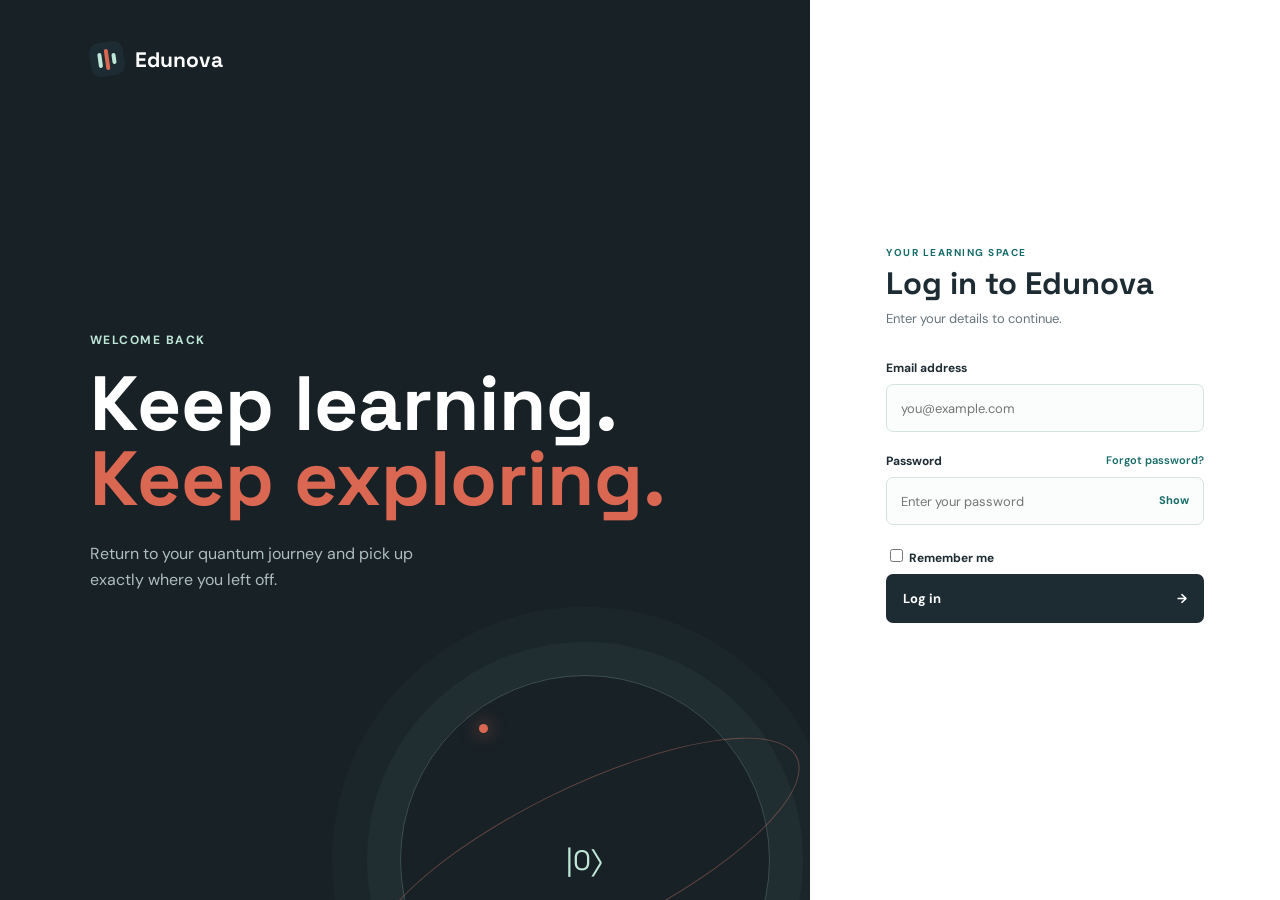
<file: quiz.html>
<!DOCTYPE html>
<html lang="en">

<head>
    <meta charset="UTF-8">
    <meta name="viewport" content="width=device-width, initial-scale=1.0">
    <title>Quantum Quiz | Edunova</title>
    <link rel="preconnect" href="https://fonts.googleapis.com">
    <link rel="preconnect" href="https://fonts.gstatic.com" crossorigin>
    <link
        href="https://fonts.googleapis.com/css2?family=DM+Sans:wght@400;500;600;700&family=Space+Grotesk:wght@500;600;700&display=swap"
        rel="stylesheet">
    <link rel="stylesheet" href="style.css">
    <style>
        .quiz-page {
            max-width: 820px;
            padding-top: 76px;
            padding-bottom: 110px;
        }

        .quiz-level-menu {
            display: flex;
            gap: 14px;
            margin-top: 30px;
        }

        .quiz-level-card {
            flex: 1;
            min-width: 0;
            padding: 19px;
            border: 1px solid var(--line);
            border-radius: 12px;
            color: var(--ink);
            background: var(--white);
            text-align: left;
            cursor: pointer;
        }

        .quiz-level-card:hover:not(:disabled),
        .quiz-level-card.current {
            border-color: var(--mint-deep);
            background: #e8f5f0;
        }

        .quiz-level-card:disabled {
            opacity: .48;
            cursor: not-allowed;
        }

        .quiz-level-card strong {
            display: block;
            font: 700 19px/1.1 "Space Grotesk", sans-serif;
        }

        .quiz-level-card span {
            display: block;
            margin-top: 6px;
            color: var(--muted);
            font-size: 11px;
        }

        .quiz-card {
            margin-top: 32px;
            padding: clamp(24px, 5vw, 44px);
            border: 1px solid var(--line);
            border-radius: 14px;
            background: var(--white);
        }

        .quiz-card[hidden] {
            display: none;
        }

        .quiz-progress {
            display: flex;
            justify-content: space-between;
            gap: 20px;
            margin-bottom: 28px;
            color: var(--muted);
            font-size: 12px;
            font-weight: 700;
            text-transform: uppercase;
            letter-spacing: 1px;
        }

        .quiz-levels {
            display: flex;
            gap: 7px;
            margin: -12px 0 25px;
        }

        .quiz-level {
            flex: 1;
            height: 5px;
            border-radius: 99px;
            background: var(--line);
        }

        .quiz-level.active,
        .quiz-level.complete {
            background: var(--mint-deep);
        }

        .quiz-question {
            margin: 0 0 26px;
            font-family: "Space Grotesk", sans-serif;
            font-size: clamp(23px, 4vw, 34px);
            line-height: 1.15;
        }

        .quiz-options {
            display: grid;
            gap: 11px;
        }

        .quiz-option {
            width: 100%;
            padding: 15px 17px;
            border: 1px solid var(--line);
            border-radius: 8px;
            color: var(--ink);
            background: var(--paper);
            text-align: left;
            font: inherit;
            cursor: pointer;
        }

        .quiz-option:hover,
        .quiz-option.selected {
            border-color: var(--mint-deep);
            background: #e8f5f0;
        }

        .quiz-option.correct {
            border-color: var(--mint-deep);
            background: #d8f2e8;
        }

        .quiz-option.incorrect {
            border-color: var(--coral);
            background: #fff0ec;
        }

        .quiz-feedback {
            min-height: 24px;
            margin: 18px 0 0;
            color: var(--muted);
            font-size: 13px;
        }

        .quiz-actions {
            display: flex;
            justify-content: flex-end;
            gap: 10px;
            margin-top: 18px;
        }

        .quiz-actions button {
            padding: 12px 18px;
            border: 0;
            border-radius: 8px;
            color: var(--ink);
            background: var(--mint);
            font: 700 13px inherit;
            cursor: pointer;
        }

        .quiz-actions button:hover {
            background: #9ddac9;
        }

        .quiz-actions button:disabled {
            opacity: .5;
            cursor: not-allowed;
        }

        .quiz-result {
            padding: 20px;
            border-radius: 10px;
            background: #edf7f3;
        }

        .quiz-result strong {
            display: block;
            margin-bottom: 6px;
            font: 700 25px/1.1 "Space Grotesk", sans-serif;
        }

        .certificate {
            position: relative;
            padding: clamp(28px, 6vw, 58px) clamp(20px, 7vw, 72px);
            border: 8px double #d6b86b;
            color: #443b75;
            background: #fffdf6;
            text-align: center;
            box-shadow: inset 0 0 0 3px #ead9a0;
        }

        .certificate-kicker {
            margin: 0 0 12px;
            color: #9a7840;
            font-size: 11px;
            font-weight: 700;
            letter-spacing: 2px;
            text-transform: uppercase;
        }

        .certificate h2 {
            margin: 0;
            color: #55468d;
            font: 700 clamp(32px, 7vw, 66px)/1 Georgia, serif;
            letter-spacing: 1px;
            text-transform: uppercase;
        }

        .certificate-subtitle {
            margin: 8px 0 26px;
            color: #806da9;
            font: 700 clamp(14px, 3vw, 22px)/1.2 Georgia, serif;
            letter-spacing: 5px;
            text-transform: uppercase;
        }

        .certificate p {
            margin: 10px 0;
            color: #655a87;
            font-size: 13px;
        }

        .certificate-name {
            margin: 18px 0 10px;
            padding-bottom: 8px;
            border-bottom: 2px solid #a993cc;
            color: #55468d;
            font: italic 700 clamp(28px, 6vw, 48px)/1.1 Georgia, serif;
        }

        .certificate-badge {
            display: inline-block;
            margin: 22px 0 10px;
            padding: 10px 22px;
            border: 1px solid #d6b86b;
            border-radius: 99px;
            color: #68579a;
            background: #fff8df;
            font-size: 12px;
            font-weight: 700;
            letter-spacing: 1px;
        }

        .certificate-meta {
            display: flex;
            justify-content: space-between;
            gap: 20px;
            margin-top: 22px;
            color: #766995;
            font-size: 11px;
        }

        @media (max-width: 560px) {
            .quiz-level-menu {
                flex-direction: column;
            }
        }
    </style>
</head>

<body>
    <header class="site-header">
        <nav class="navbar" aria-label="Primary navigation">
            <a class="brand" href="index.html" aria-label="Edunova home"><span class="brand-mark"
                    aria-hidden="true"><span></span><span></span><span></span></span><span>Edunova</span></a>
            <button class="menu-toggle" type="button" aria-expanded="false" aria-controls="main-menu"
                aria-label="Open navigation menu"><span></span><span></span><span></span></button>
            <div class="nav-menu" id="main-menu">
                <a class="nav-link" href="index.html">Home</a>
                <a class="nav-link" href="learn.html">Algorithms</a>
                <a class="nav-link active" href="quiz.html" aria-current="page">Quiz</a>
                <a class="nav-link" href="tutor.html">AI Tutor</a>
                <a class="profile-link" href="profile.html"><span class="profile-avatar"
                        aria-hidden="true">A</span><span>Profile</span></a>
            </div>
        </nav>
    </header>
    <main class="page-width quiz-page">
        <p class="eyebrow">Test your intuition</p>
        <h1>Quantum <em>quiz.</em></h1>
        <p class="hero-copy">Check what you know about quantum algorithms.</p>
        <div class="quiz-level-menu" aria-label="Quiz levels">
                <button class="quiz-level-card current" type="button" data-level="0"><strong>Easy</strong><span>Algorithms 1-7</span></button>
                <button class="quiz-level-card" type="button" data-level="1" disabled><strong>Medium</strong><span>Algorithms 8-14</span></button>
                <button class="quiz-level-card" type="button" data-level="2" disabled><strong>Hard</strong><span>Algorithms 15-20</span></button>
        </div>
        <section class="quiz-card" id="quiz-card" aria-labelledby="quiz-question" hidden>
            <div class="quiz-progress"><span id="quiz-level-label">Level 1 of 3</span><span id="quiz-score">Score:
                    0</span></div>
            <div class="quiz-levels" aria-label="Quiz level progress"><span class="quiz-level active"></span><span
                    class="quiz-level"></span><span class="quiz-level"></span></div>
            <p class="quiz-progress" id="quiz-count">Question 1 of 7</p>
            <h2 class="quiz-question" id="quiz-question"></h2>
            <div class="quiz-options" id="quiz-options"></div>
            <p class="quiz-feedback" id="quiz-feedback" aria-live="polite"></p>
            <div class="quiz-actions"><button id="quiz-next" type="button" disabled>Next question &#8594;</button></div>
        </section>
    </main>
    <script src="script.js"></script>
    <script>
        const levels = [
            [
                { question: 'What does Deutsch’s Algorithm determine?', options: ['Whether a function is constant or balanced', 'The factors of a large number', 'A molecular ground-state energy', 'A hidden period'], answer: 0 },
                { question: 'What promise does the Deutsch-Jozsa Algorithm use?', options: ['The function is constant or balanced', 'The answer is already sorted', 'The circuit has no gates', 'The number is prime'], answer: 0 },
                { question: 'What does the Bernstein-Vazirani Algorithm find?', options: ['A hidden binary string', 'A molecular energy', 'A Fourier frequency', 'A graph route'], answer: 0 },
                { question: 'What hidden property does Simon’s Algorithm find?', options: ['A secret XOR period', 'A shortest path', 'A phase angle only', 'A constant function'], answer: 0 },
                { question: 'What type of problem does Grover’s Algorithm speed up?', options: ['Unstructured search', 'Integer factoring', 'Molecular simulation', 'Phase estimation'], answer: 0 },
                { question: 'What does the Quantum Fourier Transform reveal?', options: ['Periodic structure', 'A password', 'A molecular bond', 'A graph coloring'], answer: 0 },
                { question: 'What problem is Shor’s Algorithm designed to solve efficiently?', options: ['Integer factoring', 'Unstructured search', 'Function classification', 'Circuit drawing'], answer: 0 }
            ],
            [
                { question: 'What does Quantum Phase Estimation estimate?', options: ['The phase of a unitary operator', 'The size of a database', 'The number of qubits in a chip', 'The depth of a graph'], answer: 0 },
                { question: 'What does VQE estimate?', options: ['A molecular ground-state energy', 'A hidden binary string', 'A search index', 'A function period'], answer: 0 },
                { question: 'What kind of problem does QAOA target?', options: ['Combinatorial optimization', 'Integer factoring only', 'Constant-function testing', 'Voice transcription'], answer: 0 },
                { question: 'What does the HHL Algorithm help estimate?', options: ['Solutions to certain linear systems', 'The number of marked database items', 'A function’s balance', 'A graph’s shortest walk'], answer: 0 },
                { question: 'What does a Quantum Walk Algorithm use to explore graphs?', options: ['Quantum interference across paths', 'Classical sorting only', 'Molecular energy measurements', 'RSA key generation'], answer: 0 },
                { question: 'What does Amplitude Estimation measure?', options: ['A probability encoded in an amplitude', 'The size of a circuit board', 'A hidden binary string', 'The depth of a graph'], answer: 0 },
                { question: 'What does Quantum Counting estimate?', options: ['The number of marked solutions', 'The phase of every gate', 'The energy of a molecule', 'The length of a password'], answer: 0 }
            ],
            [
                { question: 'What is the main benefit of Iterative Phase Estimation?', options: ['It uses a smaller phase register', 'It removes all measurements', 'It factors numbers directly', 'It needs no quantum gates'], answer: 0 },
                { question: 'What does Amplitude Amplification do?', options: ['Increases the probability of desired states', 'Counts every database item classically', 'Finds molecular ground states only', 'Removes an oracle from search'], answer: 0 },
                { question: 'What does Quantum Signal Processing transform?', options: ['Eigenvalue information using phase sequences', 'Classical passwords into keys', 'Graphs into databases', 'Measurements into qubits'], answer: 0 },
                { question: 'What does QSVT apply to singular values?', options: ['Polynomial transformations', 'Classical encryption', 'Random measurements', 'Graph labels'], answer: 0 },
                { question: 'What is Quantum k-Means used for?', options: ['Grouping data into clusters', 'Factoring integers', 'Finding a hidden period', 'Estimating a unitary phase'], answer: 0 },
                { question: 'What does a Quantum Support Vector Machine classify with?', options: ['Quantum feature maps and kernels', 'A period-finding oracle', 'A Fourier-only register', 'A molecular Hamiltonian only'], answer: 0 }
            ]
        ];
        let levelIndex = 0;
        let questionIndex = 0;
        let score = 0;
        let levelScore = 0;
        let answered = false;
        const questionTitle = document.querySelector('#quiz-question');
        const optionsElement = document.querySelector('#quiz-options');
        const feedback = document.querySelector('#quiz-feedback');
        const nextButton = document.querySelector('#quiz-next');
        const scoreElement = document.querySelector('#quiz-score');
        const countElement = document.querySelector('#quiz-count');
        const levelLabel = document.querySelector('#quiz-level-label');
        const levelIndicators = document.querySelectorAll('.quiz-level');
        const levelButtons = document.querySelectorAll('.quiz-level-card');
        const quizCard = document.querySelector('#quiz-card');

        function startLevel(nextLevel) {
            levelIndex = nextLevel;
            questionIndex = 0;
            levelScore = 0;
            quizCard.hidden = false;
            levelButtons.forEach((button, index) => button.classList.toggle('current', index === levelIndex));
            renderQuestion();
            quizCard.scrollIntoView({ behavior: 'smooth', block: 'start' });
        }

        function renderQuestion() {
            const questions = levels[levelIndex];
            const current = questions[questionIndex];
            answered = false;
            questionTitle.textContent = current.question;
            countElement.textContent = 'Question ' + (questionIndex + 1) + ' of ' + questions.length;
            levelLabel.textContent = 'Level ' + (levelIndex + 1) + ' of ' + levels.length;
            levelIndicators.forEach((indicator, index) => indicator.classList.toggle('active', index === levelIndex));
            feedback.textContent = '';
            nextButton.disabled = true;
            nextButton.textContent = questionIndex === questions.length - 1 ? 'See result' : 'Next question →';
            optionsElement.replaceChildren(...current.options.map((option, index) => {
                const button = document.createElement('button');
                button.className = 'quiz-option';
                button.type = 'button';
                button.textContent = option;
                button.addEventListener('click', () => selectAnswer(index));
                return button;
            }));
        }

        function selectAnswer(selectedIndex) {
            if (answered) return;
            answered = true;
            const current = levels[levelIndex][questionIndex];
            const options = optionsElement.querySelectorAll('.quiz-option');
            options.forEach((option, index) => {
                option.disabled = true;
                if (index === current.answer) option.classList.add('correct');
                if (index === selectedIndex && index !== current.answer) option.classList.add('incorrect');
            });
            if (selectedIndex === current.answer) {
                score += 1;
                levelScore += 1;
                feedback.textContent = 'Correct. Nice work.';
            } else {
                feedback.textContent = 'Not quite. The highlighted answer is correct.';
            }
            scoreElement.textContent = 'Score: ' + score;
            nextButton.disabled = false;
        }

        nextButton.addEventListener('click', () => {
            if (!answered) return;
            if (questionIndex === levels[levelIndex].length - 1) {
                levelIndicators[levelIndex].classList.add('complete');
                if (levelIndex < levels.length - 1) {
                    levelButtons[levelIndex + 1].disabled = false;
                    nextButton.disabled = true;
                    feedback.textContent = 'Level ' + (levelIndex + 1) + ' complete. Loading Level ' + (levelIndex + 2) + '...';
                    window.setTimeout(() => {
                        startLevel(levelIndex + 1);
                    }, 900);
                    return;
                }
                const totalQuestions = levels.reduce((total, level) => total + level.length, 0);
                const currentUser = JSON.parse(localStorage.getItem('edunovaCurrentUser') || sessionStorage.getItem('edunovaCurrentUser') || 'null');
                const learnerName = currentUser && currentUser.name ? currentUser.name : 'Edunova Learner';
                const completionDate = new Intl.DateTimeFormat('en', { dateStyle: 'long' }).format(new Date());
                const certificateId = 'EDU-' + Date.now().toString(36).toUpperCase();
                document.querySelector('.quiz-card').innerHTML = '<div class="certificate"><p class="certificate-kicker">Edunova Learning Space</p><h2>Certificate</h2><p class="certificate-subtitle">of Achievement</p><p>This certificate is proudly presented to</p><div class="certificate-name">' + learnerName + '</div><p>for successfully completing all 3 levels of the Quantum Algorithms Quiz.</p><div class="certificate-badge">20 ALGORITHMS COMPLETED</div><p>You scored ' + score + ' out of ' + totalQuestions + ' questions.</p><div class="certificate-meta"><span>Date: ' + completionDate + '</span><span>Certificate ID: ' + certificateId + '</span></div></div><div class="quiz-actions"><button id="quiz-retry" type="button">Try again</button></div>';
                document.querySelector('#quiz-retry').addEventListener('click', () => window.location.reload());
                return;
            }
            questionIndex += 1;
            renderQuestion();
        });

        levelButtons.forEach((button) => button.addEventListener('click', () => {
            const selectedLevel = Number(button.dataset.level);
            if (!button.disabled) startLevel(selectedLevel);
        }));
    </script>
</body>

</html>
</file>
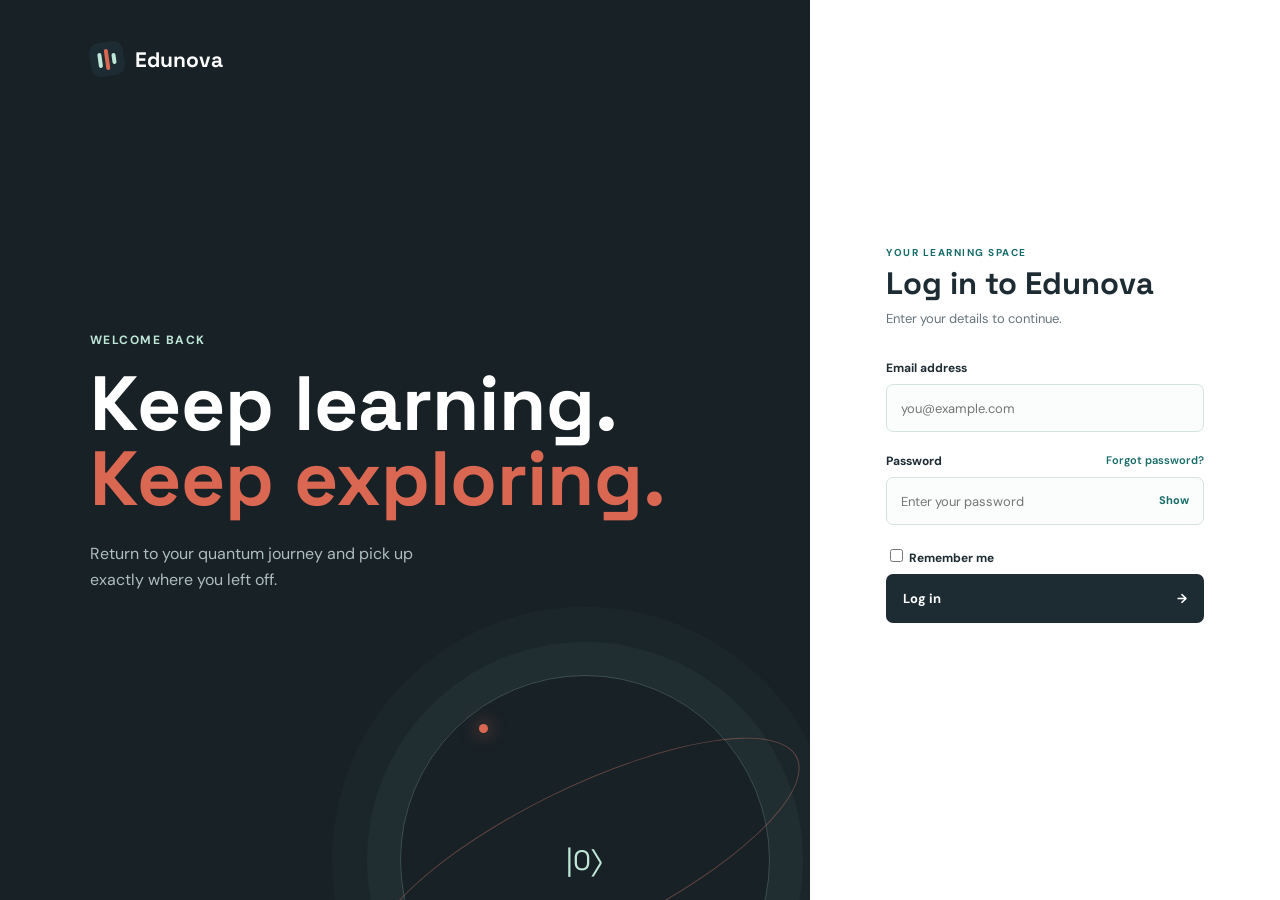
<file: tutor.html>
<!DOCTYPE html>
<html lang="en">

<head>
    <meta charset="UTF-8">
    <meta name="viewport" content="width=device-width, initial-scale=1.0">
    <title>AI Tutor | Edunova</title>
    <link rel="preconnect" href="https://fonts.googleapis.com">
    <link rel="preconnect" href="https://fonts.gstatic.com" crossorigin>
    <link
        href="https://fonts.googleapis.com/css2?family=DM+Sans:wght@400;500;600;700&family=Space+Grotesk:wght@500;600;700&display=swap"
        rel="stylesheet">
    <link rel="stylesheet" href="style.css">
</head>

<body>
    <header class="site-header">
        <nav class="navbar" aria-label="Primary navigation"><a class="brand" href="index.html"
                aria-label="Qubitly home"><span class="brand-mark"
                    aria-hidden="true"><span></span><span></span><span></span></span><span>Qubitly</span></a><button
                class="menu-toggle" type="button" aria-expanded="false" aria-controls="main-menu"
                aria-label="Open navigation menu"><span></span><span></span><span></span></button>
            <div class="nav-menu" id="main-menu"><a class="nav-link" href="index.html">Home</a><a class="nav-link"
                    href="learn.html">Algorithms</a><a class="nav-link" href="quiz.html">Quiz</a><a
                    class="nav-link active" href="tutor.html" aria-current="page">AI Tutor</a><a class="profile-link"
                    href="profile.html"><span class="profile-avatar" aria-hidden="true">A</span><span>Profile</span></a>
            </div>
        </nav>
    </header>
    <main class="page-width tab-page tutor-page">
        <p class="eyebrow">Your quantum copilot</p>
        <h1>Ask better <em>questions.</em></h1>
        <p class="hero-copy">Ask about any topic from the Learn page and get a simple explanation immediately.</p>
        <div class="tutor-page-box">
            <div class="tutor-response" id="tutor-response" aria-live="polite"><span class="response-label">Tutor
                    explanation</span>
                <p>Ask a question to see an easy explanation here.</p>
            </div>
            <form class="tutor-form" id="tutor-form"><label class="sr-only" for="tutor-question">Ask your AI
                    Tutor</label><input id="tutor-question" type="text"
                    placeholder="Example: Explain Grover, HHL, or QSVT"><button class="tutor-mic" id="tutor-mic"
                    type="button" aria-label="Ask AI Tutor with your voice"
                    title="Ask with voice">&#127908;</button><button type="submit"
                    aria-label="Send question">&#8599;</button></form>
            <div class="prompt-status" id="prompt-status" aria-live="polite"></div>
        </div>
    </main>
    <script src="script.js"></script>
</body>

</html>
</file>
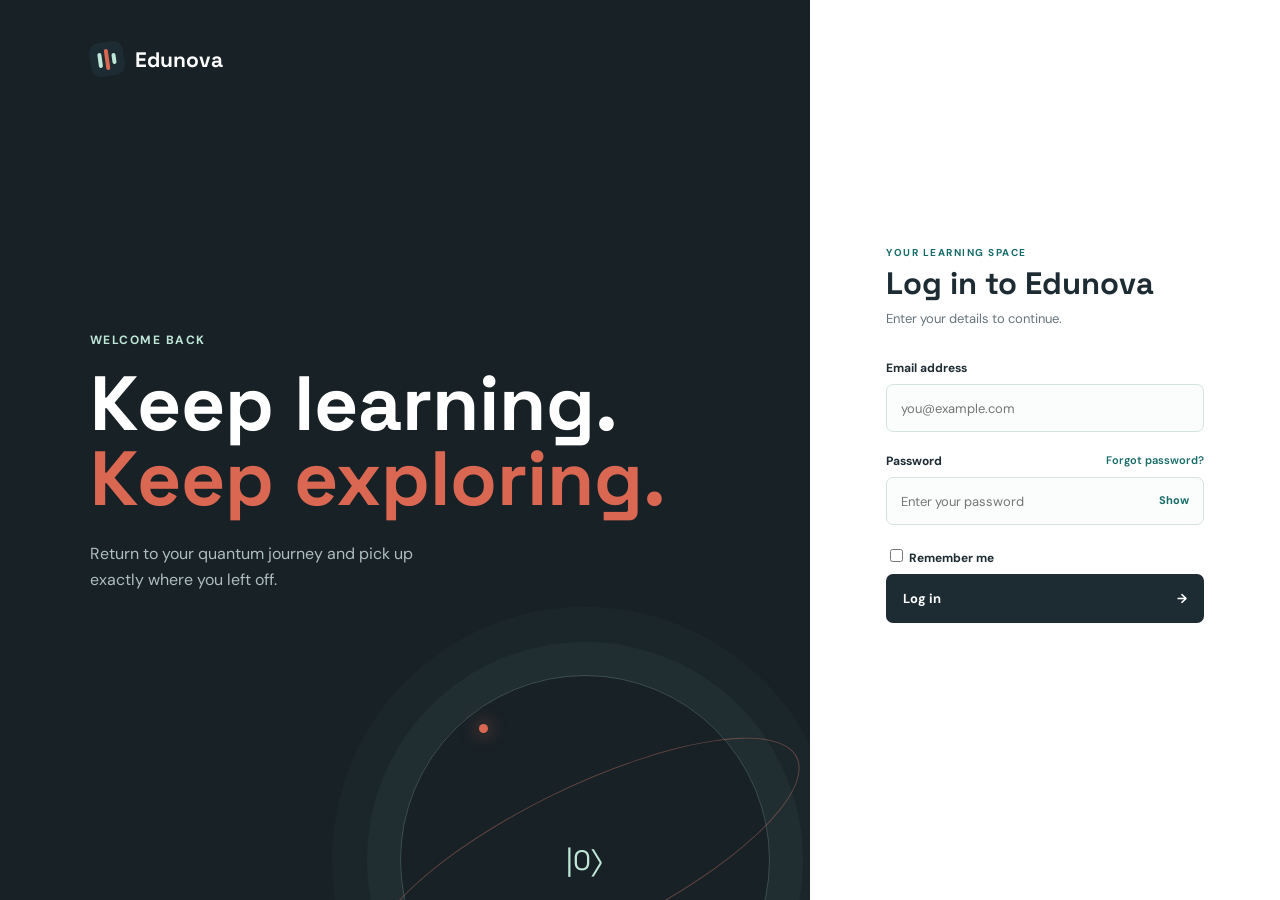
<file: voice.html>
<!DOCTYPE html>
<html lang="en">

<head>
    <meta charset="UTF-8">
    <meta name="viewport" content="width=device-width, initial-scale=1.0">
    <title>Voice Assistant | Edunova</title>
    <link rel="preconnect" href="https://fonts.googleapis.com">
    <link rel="preconnect" href="https://fonts.gstatic.com" crossorigin>
    <link
        href="https://fonts.googleapis.com/css2?family=DM+Sans:wght@400;500;600;700&family=Space+Grotesk:wght@500;600;700&display=swap"
        rel="stylesheet">
    <link rel="stylesheet" href="style.css">
</head>

<body class="voice-page">
    <header class="site-header">
        <nav class="navbar" aria-label="Primary navigation">
            <a class="brand" href="index.html" aria-label="Edunova home"><span class="brand-mark"
                    aria-hidden="true"><span></span><span></span><span></span></span><span>Edunova</span></a>
            <button class="menu-toggle" type="button" aria-expanded="false" aria-controls="main-menu"
                aria-label="Open navigation menu"><span></span><span></span><span></span></button>
            <div class="nav-menu" id="main-menu">
                <a class="nav-link" href="index.html">Home</a><a class="nav-link" href="learn.html">Algorithms</a><a class="nav-link" href="quiz.html">Quiz</a><a class="nav-link"
                    href="tutor.html">AI Tutor</a><a class="nav-link active" href="voice.html" aria-current="page">Voice
                    Assistant</a><a class="profile-link" href="profile.html"><span class="profile-avatar"
                        aria-hidden="true">A</span><span>Profile</span></a>
            </div>
        </nav>
    </header>
    <main class="voice-main page-width">
        <section class="voice-heading">
            <p class="eyebrow">Hands-free learning</p>
            <h1>Speak your <em>question.</em></h1>
            <p class="hero-copy">Ask about any quantum topic and Edunova will listen, explain, and read the answer back
                to you.</p>
        </section>
        <section class="voice-console" aria-label="Voice assistant">
            <div class="voice-orb" id="voice-orb"><span class="voice-ring ring-one"></span><span
                    class="voice-ring ring-two"></span><span class="voice-mic">&#9835;</span></div>
            <p class="voice-status" id="voice-status" aria-live="polite">Press the microphone and start speaking.</p>
            <button class="voice-button" id="voice-button" type="button"><span>&#9835;</span> Start listening</button>
            <p class="voice-transcript" id="voice-transcript">Your question will appear here.</p>
            <div class="voice-answer" id="voice-answer" aria-live="polite"><span>Edunova voice tutor</span>
                <p>Try asking: “What is superposition?”</p>
            </div>
        </section>
    </main>
    <script src="script.js"></script>
</body>

</html>
</file>
<file: style.css>
:root {
    --ink: #172126;
    --muted: #69757a;
    --line: #dbe4e3;
    --paper: #f5f8f5;
    --white: #ffffff;
    --mint: #b9eadc;
    --mint-deep: #167866;
    --coral: #ee806e;
}

* {
    box-sizing: border-box;
}

html {
    scroll-behavior: smooth;
}

body {
    min-height: 100vh;
    margin: 0;
    color: var(--ink);
    font-family: "DM Sans", sans-serif;
}

/* Learn page course-studio treatment */
.learn-page {
    position: relative;
    max-width: 1240px;
    padding-top: 76px;
    padding-bottom: 120px;
}

.learn-page::before {
    position: absolute;
    z-index: -1;
    top: 28px;
    right: -120px;
    width: 420px;
    height: 420px;
    border: 1px solid rgba(79, 131, 200, .15);
    border-radius: 50%;
    content: "";
}

.learn-page .eyebrow {
    display: inline-flex;
    align-items: center;
    gap: 9px;
    margin-bottom: 17px;
    padding: 8px 11px;
    border: 1px solid #c7dfdc;
    border-radius: 5px;
    color: var(--mint-deep);
    background: #eaf5f1;
    font-size: 10px;
    letter-spacing: 1.2px;
}

.learn-page .eyebrow::before {
    width: 6px;
    height: 6px;
    border-radius: 50%;
    background: var(--coral);
    content: "";
}

.learn-page h1 {
    max-width: 720px;
    font-size: clamp(48px, 6vw, 82px);
    line-height: .98;
    letter-spacing: -1px;
}

.learn-page h1 em {
    color: var(--mint-deep);
}

.learn-page .hero-copy {
    max-width: 590px;
    margin-top: 22px;
    color: var(--muted);
    font-size: 16px;
    line-height: 1.65;
}

.learn-page .curriculum-list {
    position: relative;
    gap: 18px;
    max-width: none;
    margin-top: 58px;
    padding-top: 26px;
    border-top: 1px solid var(--line);
}

.learn-page .curriculum-list::before {
    position: absolute;
    top: -9px;
    left: 0;
    padding-right: 12px;
    color: var(--muted);
    background: var(--paper);
    content: "COURSE ROADMAP";
    font-size: 10px;
    font-weight: 700;
    letter-spacing: 1.4px;
}

.learn-page .curriculum-item,
.learn-page .curriculum-item.current-lesson,
.learn-page .curriculum-item.complete {
    position: relative;
    display: block;
    flex: 1 1 calc(33.333% - 12px);
    min-width: 280px;
    min-height: 218px;
    padding: 22px;
    border: 1px solid #d5e0e2;
    border-radius: 3px;
    background: rgba(255, 255, 255, .86);
    box-shadow: 0 5px 0 rgba(205, 218, 220, .45);
    overflow: hidden;
}

.learn-page .curriculum-item::after {
    position: absolute;
    top: 0;
    right: 0;
    width: 5px;
    height: 100%;
    background: #b9eadc;
    content: "";
}

.learn-page .curriculum-item.current-lesson {
    border-color: #e2a79c;
    background: #fffaf7;
    box-shadow: 0 5px 0 rgba(238, 128, 110, .22);
}

.learn-page .curriculum-item.current-lesson::after {
    background: var(--coral);
}

.learn-page .curriculum-item:hover {
    transform: translateY(-4px);
    border-color: #9bc9d2;
    box-shadow: 0 9px 0 rgba(205, 218, 220, .45);
}

.learn-page .module-trigger {
    display: block;
}

.learn-page .module-number {
    width: 39px;
    height: 39px;
    margin-bottom: 28px;
    border: 0;
    border-radius: 50%;
    color: var(--mint-deep);
    background: #e4f2ee;
    font-size: 12px;
}

.learn-page .current-lesson .module-number {
    color: var(--white);
    background: var(--coral);
}

.learn-page .module-heading {
    align-items: center;
    gap: 12px;
}

.learn-page .module-title {
    max-width: 250px;
    font-family: "Space Grotesk", sans-serif;
    font-size: 19px;
    line-height: 1.2;
}

.learn-page .module-toggle {
    width: 28px;
    height: 28px;
    margin-left: auto;
    border-color: #c8d8dc;
    color: var(--mint-deep);
    font-size: 18px;
}

.learn-page .module-summary {
    margin-top: 12px;
    padding-right: 10px;
    color: var(--muted);
    font-size: 13px;
    line-height: 1.55;
}

.learn-page .module-summary::before {
    display: block;
    margin-bottom: 5px;
    color: var(--mint-deep);
    content: "Brief explanation";
    font-size: 9px;
    font-weight: 700;
    letter-spacing: 1px;
    text-transform: uppercase;
}

.learn-page .module-explanation {
    margin: 20px 0 0;
    padding: 14px 15px;
    border-left: 2px solid var(--mint-deep);
    color: var(--ink);
    background: #edf6f2;
    font-size: 12px;
    line-height: 1.65;
}

.lesson-link {
    display: inline-flex;
    gap: 8px;
    margin-top: 13px;
    color: var(--mint-deep);
    font-size: 11px;
    font-weight: 700;
    text-decoration: none;
}

.lesson-link span {
    transition: transform 180ms ease;
}

.lesson-link:hover span {
    transform: translateX(4px);
}

.lesson-back {
    margin-left: auto;
    color: var(--mint-deep);
    font-size: 13px;
    font-weight: 700;
    text-decoration: none;
}

.lesson-page {
    max-width: 980px;
    padding-top: 82px;
    padding-bottom: 110px;
}

.lesson-page h1 {
    max-width: 760px;
    font-size: clamp(50px, 7vw, 86px);
    line-height: 1;
}

.lesson-page h1 em {
    color: var(--mint-deep);
}

.lesson-lead {
    max-width: 620px;
    margin: 24px 0 0;
    color: var(--muted);
    font-size: 18px;
    line-height: 1.65;
}

.lesson-sections {
    display: grid;
    grid-template-columns: repeat(3, 1fr);
    gap: 15px;
    margin-top: 56px;
}

.lesson-sections section {
    min-height: 220px;
    padding: 24px;
    border-top: 3px solid #9bd8c6;
    background: var(--white);
    box-shadow: 0 5px 0 rgba(205, 218, 220, .45);
}

.lesson-sections section:nth-child(2) {
    border-top-color: var(--coral);
}

.lesson-sections section:nth-child(3) {
    border-top-color: #79a9d1;
}

.gate-table-section {
    grid-column: 1 / -1;
}

.gate-table-wrap {
    overflow-x: auto;
}

.gate-table {
    width: 100%;
    min-width: 620px;
    border-collapse: collapse;
    color: var(--ink);
    font-size: 13px;
}

.gate-table th,
.gate-table td {
    padding: 13px 12px;
    border-bottom: 1px solid var(--line);
    text-align: left;
    vertical-align: top;
}

.gate-table th {
    color: var(--mint-deep);
    font-size: 11px;
    letter-spacing: .06em;
    text-transform: uppercase;
}

.gate-table td:first-child {
    color: var(--ink);
    font-weight: 700;
}

.lesson-sections h2 {
    font-size: 19px;
}

.lesson-sections p {
    margin: 16px 0 0;
    color: var(--muted);
    font-size: 13px;
    line-height: 1.7;
}

.algorithm-detail-page .lesson-sections {
    grid-template-columns: 1fr 1fr;
}

.algorithm-detail-page .lesson-section {
    min-height: 220px;
    padding: 24px;
    border-top: 3px solid #9bd8c6;
    background: var(--white);
    box-shadow: 0 5px 0 rgba(205, 218, 220, .45);
}

.algorithm-detail-page .lesson-section:nth-child(2) {
    border-top-color: var(--coral);
}

.algorithm-examples {
    display: grid;
    gap: 13px;
    margin: 18px 0 0;
    padding-left: 21px;
    color: var(--muted);
    font-size: 13px;
    line-height: 1.55;
}

.lesson-practice {
    max-width: 650px;
    margin-top: 28px;
    padding: 22px 25px;
    border-left: 4px solid var(--coral);
    background: #fff0eb;
}

.lesson-practice b {
    font-family: "Space Grotesk", sans-serif;
    font-size: 16px;
}

.lesson-practice p {
    margin: 8px 0 0;
    color: #5f5552;
    font-size: 13px;
    line-height: 1.55;
}

.learn-page .current-lesson .module-explanation {
    border-left-color: var(--coral);
    background: #fff0eb;
}

.learn-page .module-progress {
    margin: 18px 0 0;
    background: #f0d7d1;
}

@media (max-width: 980px) {

    .learn-page .curriculum-item,
    .learn-page .curriculum-item.current-lesson,
    .learn-page .curriculum-item.complete {
        flex-basis: calc(50% - 9px);
    }
}

@media (max-width: 760px) {
    .learn-page {
        padding-top: 58px;
        padding-bottom: 80px;
    }

    .learn-page::before {
        right: -250px;
        width: 330px;
        height: 330px;
    }

    .learn-page h1 {
        font-size: clamp(46px, 13vw, 66px);
    }

    .learn-page .curriculum-list {
        gap: 13px;
        margin-top: 45px;
        padding-top: 22px;
    }

    .learn-page .curriculum-item,
    .learn-page .curriculum-item.current-lesson,
    .learn-page .curriculum-item.complete {
        flex-basis: 100%;
        min-width: 0;
        min-height: 0;
    }

    .learn-page .module-number {
        margin-bottom: 19px;
    }

    .learn-page .module-title {
        max-width: 230px;
        font-size: 18px;
    }

    .lesson-back {
        font-size: 11px;
    }

    .lesson-page {
        padding-top: 58px;
        padding-bottom: 80px;
    }

    .lesson-page h1 {
        font-size: clamp(46px, 13vw, 68px);
    }

    .lesson-lead {
        font-size: 16px;
    }

    .lesson-sections {
        grid-template-columns: 1fr;
        gap: 12px;
        margin-top: 38px;
    }

    .lesson-sections section {
        min-height: 0;
        padding: 20px;
    }
}

/* Edunova visual system */
:root {
    --ink: #e8f1f2;
    --muted: #91a6ab;
    --line: rgba(151, 190, 193, .2);
    --paper: #08151a;
    --white: #10252b;
    --mint: #70e0cf;
    --mint-deep: #19bca8;
    --coral: #ff866f;
    --blue: #54b9f4;
}

body {
    color: var(--ink);
    background: #08151a;
}

body::before {
    position: fixed;
    z-index: -1;
    top: 0;
    right: 0;
    bottom: 0;
    left: 0;
    background: radial-gradient(circle at 83% 8%, rgba(25, 188, 168, .13), transparent 28%), radial-gradient(circle at 8% 82%, rgba(84, 185, 244, .08), transparent 25%);
    content: "";
    pointer-events: none;
}

.site-header {
    padding: 22px 4vw 0;
}

.navbar {
    max-width: 1280px;
    min-height: 68px;
    padding: 0 12px 0 20px;
    border: 1px solid var(--line);
    border-radius: 11px;
    background: rgba(16, 37, 43, .8);
    box-shadow: 0 18px 45px rgba(0, 0, 0, .2);
    backdrop-filter: blur(18px);
}

.brand {
    color: #f4fbfa;
    letter-spacing: 0;
}

.brand-mark {
    width: 32px;
    height: 32px;
    border-radius: 8px;
    background: #12353b;
    box-shadow: 0 0 18px rgba(112, 224, 207, .16);
}

.brand-mark span {
    background: var(--mint);
}

.brand-mark span:nth-child(2) {
    background: var(--coral);
}

.nav-link,
.profile-link {
    min-height: 38px;
    color: var(--muted);
    font-size: 12px;
}

.nav-link:hover,
.nav-link:focus-visible {
    color: var(--ink);
    background: rgba(112, 224, 207, .1);
}

.nav-link.active {
    color: var(--mint);
    background: rgba(25, 188, 168, .12);
}

.nav-link.active::after {
    background: var(--coral);
}

.profile-link {
    border-color: var(--line);
    color: var(--ink);
    background: rgba(255, 255, 255, .04);
}

.profile-avatar {
    color: #092026;
    background: var(--mint);
}

.login-nav-link {
    color: var(--mint);
}

.menu-toggle span {
    background: var(--mint);
}

.page-width {
    width: min(1180px, calc(100% - 8vw));
}

.hero {
    min-height: 650px;
    padding: 70px 0 90px;
}

.eyebrow,
.section-kicker {
    color: var(--mint);
}

.hero h1,
.tab-page h1,
.lesson-page h1 {
    color: #f4fbfa;
    font-family: "Space Grotesk", sans-serif;
    letter-spacing: -1px;
}

.hero h1 {
    max-width: 710px;
    font-size: clamp(52px, 6.5vw, 92px);
}

.hero h1 em,
.tab-page h1 em,
.lesson-page h1 em {
    color: var(--coral);
}

.hero-copy {
    color: var(--muted);
}

.button-primary {
    color: #082027;
    background: var(--mint);
    box-shadow: 0 9px 24px rgba(25, 188, 168, .18);
}

.button-secondary {
    color: var(--ink);
    border-color: var(--line);
    background: rgba(16, 37, 43, .7);
}

.hero-note {
    color: var(--muted);
}

.status-dot {
    background: var(--coral);
    box-shadow: 0 0 0 4px rgba(255, 134, 111, .12);
}

.qubit-stage {
    border: 1px solid rgba(112, 224, 207, .15);
    background: linear-gradient(145deg, #102a30, #0d2027);
    box-shadow: inset 0 0 65px rgba(25, 188, 168, .06);
}

.bloch-sphere {
    border-color: rgba(112, 224, 207, .45);
    background: radial-gradient(circle at 34% 29%, rgba(255, 255, 255, .35), rgba(25, 188, 168, .25) 35%, rgba(8, 21, 26, .5) 100%);
    box-shadow: inset -28px -20px 45px rgba(25, 188, 168, .16), 0 24px 40px rgba(0, 0, 0, .28);
}

.qubit-core {
    color: #f4fbfa;
    background: #12343a;
}

.stage-label {
    color: var(--mint);
}

.tutor-panel,
.progress-panel,
.lesson-list,
.library-list,
.profile-summary,
.circuit-board,
.tutor-page-box {
    border-color: var(--line);
    background: rgba(16, 37, 43, .78);
    box-shadow: 0 15px 38px rgba(0, 0, 0, .16);
}

.tutor-panel {
    border-color: rgba(255, 134, 111, .35);
    background: linear-gradient(135deg, #142d32, #102329);
}

.tutor-panel h2,
.progress-panel h2,
h2,
h3 {
    color: var(--ink);
}

.tutor-panel>p,
.prompt-status {
    color: var(--muted);
}

.tutor-form {
    border-color: var(--line);
    background: rgba(4, 16, 21, .7);
}

.tutor-form input {
    color: var(--ink);
}

.tutor-form input::placeholder {
    color: #607b81;
}

.tutor-form button {
    color: #082027;
    background: var(--coral);
}

.progress-meta,
.module-summary,
.module-explanation,
.lesson-sections p,
.lesson-lead {
    color: var(--muted);
}

.progress-track {
    background: rgba(112, 224, 207, .14);
}

.progress-track span {
    background: var(--mint);
}

.learn-page,
.tab-page,
.lesson-page {
    color: var(--ink);
}

.learn-page .curriculum-list {
    border-top-color: var(--line);
}

.learn-page .curriculum-list::before {
    color: var(--mint);
    background: var(--paper);
}

.learn-page .curriculum-item,
.learn-page .curriculum-item.current-lesson,
.learn-page .curriculum-item.complete {
    border-color: var(--line);
    background: rgba(16, 37, 43, .86);
    box-shadow: 0 7px 0 rgba(0, 0, 0, .18);
}

.learn-page .curriculum-item.current-lesson {
    border-color: rgba(255, 134, 111, .55);
    background: rgba(50, 31, 31, .78);
}

.learn-page .curriculum-item::after {
    background: var(--mint-deep);
}

.learn-page .curriculum-item.current-lesson::after {
    background: var(--coral);
}

.learn-page .module-number {
    color: #082027;
    background: var(--mint);
}

.learn-page .current-lesson .module-number {
    background: var(--coral);
}

.learn-page .module-summary::before {
    color: var(--mint);
}

.learn-page .module-explanation {
    color: var(--ink);
    border-left-color: var(--mint);
    background: rgba(25, 188, 168, .08);
}

.learn-page .current-lesson .module-explanation {
    border-left-color: var(--coral);
    background: rgba(255, 134, 111, .08);
}

.learn-page .module-toggle {
    border-color: var(--line);
    color: var(--mint);
}

.lesson-link,
.resume-link,
.text-link {
    color: var(--mint);
}

.tab-page h1,
.lesson-page h1 {
    color: #f4fbfa;
}

.lesson-sections section {
    border-top-color: var(--mint);
    background: rgba(16, 37, 43, .82);
    box-shadow: 0 7px 0 rgba(0, 0, 0, .18);
}

.lesson-sections section:nth-child(2) {
    border-top-color: var(--coral);
}

.lesson-sections section:nth-child(3) {
    border-top-color: var(--blue);
}

.lesson-sections h2,
.lesson-practice b {
    color: var(--ink);
}

.lesson-practice {
    border-left-color: var(--coral);
    background: rgba(255, 134, 111, .1);
}

.lesson-practice p {
    color: var(--muted);
}

.lesson-back {
    color: var(--mint);
}

.voice-console {
    background: linear-gradient(145deg, #102b31, #0d2027);
    border: 1px solid var(--line);
}

.voice-heading h1 {
    color: #f4fbfa;
}

.voice-heading h1 em {
    color: var(--coral);
}

.voice-answer {
    background: rgba(4, 16, 21, .55);
}

.voice-answer p {
    color: var(--ink);
}

.voice-status,
.voice-transcript {
    color: var(--muted);
}

.login-page {
    background: #08151a;
}

.login-intro {
    background: linear-gradient(145deg, #102c32, #08151a);
}

.login-card {
    color: var(--ink);
    background: #10252b;
}

.login-card-heading h2,
#login-form>label,
.password-label,
#register-form>label {
    color: var(--ink);
}

.login-card-heading>p:last-child,
.login-footer {
    color: var(--muted);
}

#login-form input[type="email"],
#login-form input[type="password"],
#register-form>input[type="text"],
#register-form>input[type="email"],
#register-form>input[type="password"] {
    color: var(--ink);
    border-color: var(--line);
    background: #0b1b20;
}

.remember-option {
    color: var(--muted);
}

.login-submit {
    color: #082027;
    background: var(--mint);
}

.login-submit:hover {
    background: var(--coral);
}

@media (max-width: 760px) {
    .site-header {
        padding: 12px 14px 0;
    }

    .navbar {
        background: rgba(16, 37, 43, .94);
    }

    .nav-menu {
        border-color: var(--line);
        background: #10252b;
    }

    .nav-link,
    .profile-link {
        color: var(--ink);
    }

    .hero {
        padding-top: 58px;
    }

    .tutor-panel,
    .progress-panel {
        background: rgba(16, 37, 43, .9);
    }

    .login-card {
        background: #10252b;
    }
}

/* Algorithm library dark workspace */
.library-page {
    color: #e2e8f0;
    background: #0b0f19;
}

.library-page .site-header {
    padding-bottom: 0;
}

.library-page .navbar {
    border-color: rgba(148, 163, 184, .18);
    background: rgba(30, 41, 59, .8);
    box-shadow: none;
}

.library-page .brand,
.library-page .nav-link,
.library-page .profile-link {
    color: #e2e8f0;
}

.library-page .nav-link:hover {
    color: #fff;
    background: rgba(79, 172, 254, .14);
}

.library-page .nav-link.active {
    color: #00f2fe;
    background: rgba(0, 242, 254, .1);
}

.library-page .profile-link {
    border-color: rgba(148, 163, 184, .3);
    background: #1e293b;
}

.library-page .profile-avatar {
    color: #0b0f19;
    background: #00f2fe;
}

.library-page .menu-toggle span {
    background: #e2e8f0;
}

.library-main {
    min-height: calc(100vh - 114px);
    padding-bottom: 110px;
}

.library-hero {
    position: relative;
    display: flex;
    align-items: center;
    justify-content: space-between;
    min-height: 390px;
    gap: 40px;
}

.library-eyebrow {
    margin: 0 0 20px;
    color: #00f2fe;
    font-size: 11px;
    font-weight: 700;
    letter-spacing: 1.8px;
    text-transform: uppercase;
}

.library-hero h1 {
    margin: 0;
    color: #f8fafc;
    font-family: "Space Grotesk", sans-serif;
    font-size: clamp(48px, 6vw, 80px);
    line-height: .98;
}

.library-hero h1 em {
    color: #4facfe;
    font-style: normal;
}

.library-hero p:last-child {
    max-width: 520px;
    margin: 24px 0 0;
    color: #94a3b8;
    font-size: 16px;
    line-height: 1.65;
}

.library-orbit {
    position: relative;
    display: grid;
    width: 260px;
    height: 260px;
    flex: 0 0 auto;
    place-items: center;
    border: 1px solid rgba(0, 242, 254, .35);
    border-radius: 50%;
    box-shadow: 0 0 50px rgba(0, 242, 254, .1), inset 0 0 40px rgba(79, 172, 254, .08);
}

.library-orbit::before,
.library-orbit::after {
    position: absolute;
    width: 310px;
    height: 130px;
    border: 1px solid rgba(79, 172, 254, .3);
    border-radius: 50%;
    content: "";
    transform: rotate(28deg);
}

.library-orbit::after {
    transform: rotate(-28deg);
}

.library-orbit span {
    position: absolute;
    width: 12px;
    height: 12px;
    border-radius: 50%;
    background: #00f2fe;
    box-shadow: 0 0 20px #00f2fe;
    animation: library-orbit 3s linear infinite;
}

.library-orbit i {
    color: #e2e8f0;
    font-family: "Space Grotesk", sans-serif;
    font-size: 36px;
    font-style: normal;
}

@keyframes library-orbit {
    to {
        transform: rotate(360deg) translateX(118px) rotate(-360deg);
    }
}

.library-tools {
    padding: 0 0 28px;
    border-bottom: 1px solid rgba(148, 163, 184, .2);
}

.library-search {
    display: flex;
    align-items: center;
    gap: 12px;
    max-width: 600px;
    padding: 0 17px;
    border: 1px solid rgba(148, 163, 184, .28);
    border-radius: 8px;
    background: #1e293b;
}

.library-search span {
    color: #00f2fe;
    font-size: 25px;
}

.library-search input {
    width: 100%;
    height: 48px;
    color: #e2e8f0;
    border: 0;
    outline: 0;
    background: transparent;
    font: inherit;
    font-size: 13px;
}

.library-search input::placeholder {
    color: #64748b;
}

.library-controls {
    display: flex;
    align-items: center;
    justify-content: space-between;
    gap: 18px;
    margin-top: 18px;
}

.filter-chips {
    display: flex;
    flex-wrap: wrap;
    gap: 8px;
}

.filter-chip {
    padding: 8px 11px;
    border: 1px solid rgba(148, 163, 184, .24);
    border-radius: 5px;
    color: #94a3b8;
    background: transparent;
    font: inherit;
    font-size: 11px;
    cursor: pointer;
}

.filter-chip:hover,
.filter-chip.active {
    color: #0b0f19;
    border-color: #00f2fe;
    background: #00f2fe;
}

.filter-chip span {
    margin-left: 4px;
    opacity: .7;
}

.sort-control {
    display: flex;
    align-items: center;
    gap: 8px;
    flex: 0 0 auto;
    color: #94a3b8;
    font-size: 11px;
}

.sort-control select {
    padding: 9px 9px;
    border: 1px solid rgba(148, 163, 184, .28);
    border-radius: 5px;
    color: #e2e8f0;
    background: #1e293b;
    font: inherit;
    font-size: 11px;
}

.algorithm-library-grid {
    display: grid;
    grid-template-columns: repeat(2, minmax(0, 1fr));
    gap: 18px;
    padding-top: 30px;
}

.library-algorithm-card {
    display: flex;
    flex-direction: column;
    min-height: 610px;
    padding: 24px;
    border: 1px solid rgba(148, 163, 184, .2);
    border-radius: 12px;
    background: rgba(30, 41, 59, .88);
    box-shadow: inset 0 1px rgba(255, 255, 255, .04), 0 12px 35px rgba(0, 0, 0, .16);
}

.algorithm-card-head {
    display: flex;
    align-items: flex-start;
    justify-content: space-between;
    gap: 10px;
}

.algorithm-index {
    color: #64748b;
    font-size: 10px;
    font-weight: 700;
    letter-spacing: 1px;
}

.algorithm-card-head>div {
    display: flex;
    flex-wrap: wrap;
    justify-content: flex-end;
    gap: 6px;
}

.category-badge,
.difficulty-badge {
    padding: 5px 7px;
    border-radius: 4px;
    font-size: 9px;
    font-weight: 700;
    letter-spacing: .4px;
}

.category-badge {
    color: #9edfff;
    background: rgba(79, 172, 254, .14);
}

.difficulty-badge.beginner {
    color: #7ef0bc;
    background: rgba(34, 197, 125, .16);
}

.difficulty-badge.intermediate {
    color: #f8d36e;
    background: rgba(234, 179, 8, .16);
}

.difficulty-badge.advanced {
    color: #ff9c9c;
    background: rgba(239, 68, 68, .16);
}

.library-algorithm-card h2 {
    margin: 27px 0 14px;
    color: #f8fafc;
    font-family: "Space Grotesk", sans-serif;
    font-size: 25px;
    line-height: 1.15;
}

.library-algorithm-card h2 small {
    color: #4facfe;
    font-size: 13px;
}

.algorithm-metrics {
    display: flex;
    flex-wrap: wrap;
    gap: 8px;
}

.algorithm-metrics span {
    padding: 7px 9px;
    border: 1px solid rgba(0, 242, 254, .18);
    border-radius: 4px;
    color: #9edfff;
    background: rgba(0, 242, 254, .06);
    font-family: "Space Grotesk", sans-serif;
    font-size: 10px;
}

.library-algorithm-card>p {
    min-height: 57px;
    margin: 18px 0;
    color: #94a3b8;
    font-size: 12px;
    line-height: 1.6;
}

.code-selector {
    margin-top: auto;
    border: 1px solid rgba(148, 163, 184, .18);
    border-radius: 7px;
    background: #0f172a;
    overflow: hidden;
}

.code-tabs {
    display: flex;
    border-bottom: 1px solid rgba(148, 163, 184, .18);
}

.code-tab {
    padding: 10px 12px;
    border: 0;
    border-right: 1px solid rgba(148, 163, 184, .12);
    color: #64748b;
    background: transparent;
    font: inherit;
    font-size: 10px;
    cursor: pointer;
}

.code-tab.active {
    color: #00f2fe;
    background: rgba(0, 242, 254, .08);
    box-shadow: inset 0 -2px #00f2fe;
}

.code-selector pre {
    min-height: 95px;
    margin: 0;
    padding: 15px;
    overflow: auto;
    color: #cbd5e1;
    font-family: Consolas, monospace;
    font-size: 11px;
    line-height: 1.7;
}

.code-keyword {
    color: #4facfe;
}

.code-number {
    color: #f8d36e;
}

.algorithm-actions {
    display: flex;
    align-items: center;
    gap: 10px;
    margin-top: 18px;
}

.library-primary,
.library-secondary {
    display: inline-flex;
    align-items: center;
    justify-content: center;
    min-height: 40px;
    padding: 0 12px;
    border-radius: 5px;
    font-size: 10px;
    font-weight: 700;
    text-decoration: none;
}

.library-primary {
    flex: 1;
    color: #0b0f19;
    background: #00f2fe;
}

.library-primary:hover {
    background: #4facfe;
}

.library-secondary {
    color: #cbd5e1;
    border: 1px solid rgba(148, 163, 184, .3);
}

.library-secondary:hover {
    border-color: #00f2fe;
    color: #00f2fe;
}

.empty-library {
    padding: 70px 0;
    color: #94a3b8;
    text-align: center;
}

@media (max-width: 760px) {
    .library-hero {
        min-height: 400px;
        padding-top: 58px;
    }

    .library-orbit {
        position: absolute;
        right: -110px;
        bottom: 20px;
        width: 210px;
        height: 210px;
        opacity: .55;
    }

    .library-orbit::before,
    .library-orbit::after {
        width: 250px;
        height: 110px;
    }

    .library-controls {
        align-items: flex-start;
        flex-direction: column;
    }

    .sort-control {
        width: 100%;
        justify-content: space-between;
    }

    .sort-control select {
        flex: 1;
    }

    .algorithm-library-grid {
        grid-template-columns: 1fr;
    }

    .library-algorithm-card {
        min-height: 0;
        padding: 19px;
    }
}

/* Shared Edunova theme tokens */
:root {
    --ink: #1d2b33;
    --muted: #65747c;
    --line: #d6e1e2;
    --paper: #f4f7f5;
    --white: #ffffff;
    --mint: #bfe7d8;
    --mint-deep: #176b68;
    --coral: #d96752;
}

body {
    color: var(--ink);
    background: var(--paper);
}

body::before {
    display: none;
}

.site-header {
    padding: 20px 5vw 0;
}

.navbar {
    min-height: 74px;
    padding: 0 14px 0 24px;
    border-color: rgba(219, 228, 227, .9);
    border-radius: 18px;
    background: rgba(255, 255, 255, .88);
    box-shadow: 0 10px 30px rgba(40, 66, 64, .07);
}

.brand {
    color: var(--ink);
}

.brand-mark {
    width: 34px;
    height: 34px;
    border-radius: 10px;
    background: var(--ink);
    box-shadow: none;
}

.nav-link,
.profile-link {
    min-height: 42px;
    color: var(--muted);
    font-size: 13px;
}

.nav-link:hover,
.nav-link:focus-visible {
    color: var(--ink);
    background: #edf5f2;
}

.nav-link.active {
    color: var(--mint-deep);
    background: #e5f5ef;
}

.nav-link.active::after {
    background: var(--coral);
}

.profile-link {
    border-color: var(--line);
    color: var(--ink);
    background: var(--white);
}

.profile-avatar {
    color: var(--ink);
    background: var(--mint);
}

.menu-toggle span {
    background: var(--ink);
}

.hero h1,
.tab-page h1,
.lesson-page h1 {
    color: var(--ink);
    letter-spacing: 0;
}

.hero h1 {
    font-size: clamp(52px, 6.4vw, 88px);
}

.hero h1 em,
.tab-page h1 em,
.lesson-page h1 em {
    color: var(--coral);
}

.hero-copy {
    color: var(--muted);
}

.button-primary {
    color: var(--white);
    background: var(--ink);
    box-shadow: 0 8px 18px rgba(23, 33, 38, .15);
}

.button-secondary {
    color: var(--ink);
    border-color: var(--line);
    background: var(--white);
}

.qubit-stage {
    border: 0;
    background: #e8f4ef;
    box-shadow: none;
}

.bloch-sphere {
    border-color: rgba(22, 120, 102, .32);
    background: radial-gradient(circle at 34% 29%, rgba(255, 255, 255, .9), rgba(185, 234, 220, .44) 34%, rgba(22, 120, 102, .15) 100%);
    box-shadow: inset -28px -20px 45px rgba(22, 120, 102, .13), 0 24px 40px rgba(22, 120, 102, .12);
}

.qubit-core {
    color: var(--white);
    background: var(--ink);
}

.stage-label {
    color: var(--mint-deep);
}

.tutor-panel,
.progress-panel,
.lesson-list,
.library-list,
.profile-summary,
.circuit-board,
.tutor-page-box {
    border-color: var(--line);
    background: var(--white);
    box-shadow: none;
}

.tutor-panel {
    border-color: var(--ink);
    background: var(--ink);
}

.tutor-panel h2 {
    color: var(--white);
}

.tutor-panel>p,
.prompt-status {
    color: #aebdc0;
}

.tutor-form {
    border-color: #3d4b4e;
    background: #202e32;
}

.progress-panel h2,
h2,
h3 {
    color: var(--ink);
}

.progress-meta,
.module-summary,
.module-explanation,
.lesson-sections p,
.lesson-lead {
    color: var(--muted);
}

.learn-page .curriculum-item,
.learn-page .curriculum-item.current-lesson,
.learn-page .curriculum-item.complete {
    border-color: #d5e0e2;
    background: rgba(255, 255, 255, .86);
    box-shadow: 0 5px 0 rgba(205, 218, 220, .45);
}

.learn-page .curriculum-item.current-lesson {
    border-color: #e2a79c;
    background: #fffaf7;
    box-shadow: 0 5px 0 rgba(238, 128, 110, .22);
}

.learn-page .curriculum-item::after {
    background: var(--mint);
}

.learn-page .curriculum-item.current-lesson::after {
    background: var(--coral);
}

.learn-page .module-number {
    color: var(--mint-deep);
    background: #e4f2ee;
}

.learn-page .current-lesson .module-number {
    color: var(--white);
    background: var(--coral);
}

.learn-page .module-summary {
    color: var(--muted);
}

.learn-page .module-summary::before {
    color: var(--mint-deep);
}

.learn-page .module-explanation {
    color: var(--ink);
    background: #edf6f2;
    border-left-color: var(--mint-deep);
}

.learn-page .current-lesson .module-explanation {
    background: #fff0eb;
    border-left-color: var(--coral);
}

.lesson-link,
.resume-link,
.text-link {
    color: var(--mint-deep);
}

.lesson-sections section {
    border-top-color: #9bd8c6;
    background: var(--white);
    box-shadow: 0 5px 0 rgba(205, 218, 220, .45);
}

.lesson-sections section:nth-child(2) {
    border-top-color: var(--coral);
}

.lesson-sections section:nth-child(3) {
    border-top-color: #79a9d1;
}

.lesson-practice {
    background: #fff0eb;
    border-left-color: var(--coral);
}

.voice-console {
    border: 0;
    background: #172126;
    box-shadow: 0 22px 45px rgba(23, 33, 38, .18);
}

.voice-answer {
    background: #202e32;
}

.voice-answer p {
    color: #d5e1e0;
}

.login-page {
    background: #eef5f2;
}

.login-intro {
    background: #172126;
}

.login-card {
    color: var(--ink);
    background: var(--white);
}

.login-submit {
    color: var(--white);
    background: var(--ink);
}

@media (max-width: 760px) {
    .site-header {
        padding: 12px 14px 0;
    }

    .navbar {
        min-height: 64px;
        padding: 0 10px 0 16px;
        border-radius: 14px;
    }

    .nav-menu {
        border-color: var(--line);
        background: var(--white);
    }

    .nav-link,
    .profile-link {
        color: var(--muted);
    }

    .hero {
        padding-top: 70px;
    }

    .learn-page .curriculum-item,
    .learn-page .curriculum-item.current-lesson,
    .learn-page .curriculum-item.complete {
        flex-basis: 100%;
        min-width: 0;
    }

    .login-card {
        background: var(--white);
    }
}

.theme-settings {
    display: flex;
    align-items: center;
    justify-content: space-between;
    gap: 25px;
    max-width: 720px;
    margin-top: 24px;
    padding: 24px;
    border: 1px solid var(--line);
    border-radius: 14px;
    background: var(--white);
}

.theme-settings h2 {
    margin: 0;
    font-size: 20px;
}

.theme-settings p:last-child {
    margin: 7px 0 0;
    color: var(--muted);
    font-size: 12px;
}

.theme-toggle {
    display: flex;
    gap: 4px;
    padding: 4px;
    border: 1px solid var(--line);
    border-radius: 8px;
    background: var(--paper);
}

.theme-toggle button {
    min-width: 63px;
    padding: 9px 12px;
    border: 0;
    border-radius: 5px;
    color: var(--muted);
    background: transparent;
    font: inherit;
    font-size: 11px;
    font-weight: 700;
    cursor: pointer;
}

.theme-toggle button.active {
    color: var(--white);
    background: var(--ink);
}

.language-settings {
    display: flex;
    align-items: center;
    justify-content: space-between;
    gap: 25px;
    max-width: 720px;
    margin-top: 12px;
    padding: 24px;
    border: 1px solid var(--line);
    border-radius: 14px;
    background: var(--white);
}

.language-settings h2 {
    margin: 0;
    font-size: 20px;
}

.language-settings p:last-child {
    margin: 7px 0 0;
    color: var(--muted);
    font-size: 12px;
}

.language-select select {
    min-width: 150px;
    padding: 11px 12px;
    border: 1px solid var(--line);
    border-radius: 7px;
    color: var(--ink);
    background: var(--paper);
    font: inherit;
    font-size: 12px;
    cursor: pointer;
}

:root[data-theme="dark"] body {
    color: #e8f1f2;
    background: #08151a;
}

:root[data-theme="dark"] body::before {
    display: block;
    position: fixed;
    z-index: -1;
    inset: 0;
    background: radial-gradient(circle at 83% 8%, rgba(25, 188, 168, .13), transparent 28%), radial-gradient(circle at 8% 82%, rgba(84, 185, 244, .08), transparent 25%);
    content: "";
    pointer-events: none;
}

:root[data-theme="dark"] .navbar {
    border-color: rgba(151, 190, 193, .2);
    background: rgba(16, 37, 43, .8);
}

:root[data-theme="dark"] .brand,
:root[data-theme="dark"] .nav-link,
:root[data-theme="dark"] .profile-link {
    color: #e8f1f2;
}

:root[data-theme="dark"] .nav-link.active {
    color: #70e0cf;
    background: rgba(25, 188, 168, .12);
}

:root[data-theme="dark"] .profile-link {
    border-color: rgba(151, 190, 193, .2);
    background: rgba(255, 255, 255, .04);
}

:root[data-theme="dark"] .tab-page h1,
:root[data-theme="dark"] .lesson-page h1,
:root[data-theme="dark"] .hero h1 {
    color: #f4fbfa;
}

:root[data-theme="dark"] .hero h1 em,
:root[data-theme="dark"] .tab-page h1 em,
:root[data-theme="dark"] .lesson-page h1 em {
    color: #ff866f;
}

:root[data-theme="dark"] .hero-copy,
:root[data-theme="dark"] .progress-meta,
:root[data-theme="dark"] .module-summary,
:root[data-theme="dark"] .lesson-lead {
    color: #91a6ab;
}

:root[data-theme="dark"] .tutor-panel,
:root[data-theme="dark"] .progress-panel,
:root[data-theme="dark"] .profile-summary,
:root[data-theme="dark"] .theme-settings,
:root[data-theme="dark"] .lesson-sections section {
    border-color: rgba(151, 190, 193, .2);
    background: rgba(16, 37, 43, .86);
}

:root[data-theme="dark"] .tutor-panel {
    background: linear-gradient(135deg, #142d32, #102329);
}

:root[data-theme="dark"] .tutor-panel h2,
:root[data-theme="dark"] .progress-panel h2,
:root[data-theme="dark"] h2,
:root[data-theme="dark"] h3 {
    color: #edf5f3;
}

:root[data-theme="dark"] {
    --ink: #edf5f3;
    --muted: #9ab0b3;
    --line: rgba(178, 211, 207, .22);
    --paper: #101b20;
    --mint: #8ed7c3;
    --mint-deep: #49b8a2;
    --coral: #f07c65;
}

:root[data-theme="dark"] .tutor-form input {
    color: #e8f1f2;
}

:root[data-theme="dark"] .theme-toggle {
    background: #0b1b20;
}

:root[data-theme="dark"] .theme-toggle button.active {
    color: #082027;
    background: #70e0cf;
}

:root[data-theme="dark"] .lesson-practice {
    background: rgba(255, 134, 111, .1);
}

@media (max-width: 760px) {
    .theme-settings {
        align-items: flex-start;
        flex-direction: column;
        padding: 19px;
    }

    .theme-toggle {
        width: 100%;
    }

    .theme-toggle button {
        flex: 1;
    }

    .language-settings {
        align-items: flex-start;
        flex-direction: column;
        padding: 19px;
    }

    .language-select,
    .language-select select {
        width: 100%;
    }
}

.site-header {
    position: relative;
    z-index: 10;
    padding: 20px 5vw 0;
}

.navbar {
    display: flex;
    align-items: center;
    justify-content: space-between;
    min-height: 74px;
    max-width: 1280px;
    margin: 0 auto;
    padding: 0 14px 0 24px;
    border: 1px solid rgba(219, 228, 227, 0.9);
    border-radius: 18px;
    background: rgba(255, 255, 255, 0.88);
    box-shadow: 0 10px 30px rgba(40, 66, 64, 0.07);
    backdrop-filter: blur(14px);
}

.brand {
    display: inline-flex;
    align-items: center;
    gap: 11px;
    color: var(--ink);
    font-family: "Space Grotesk", sans-serif;
    font-size: 21px;
    font-weight: 700;
    letter-spacing: 0;
    text-decoration: none;
}

.brand-mark {
    position: relative;
    display: inline-flex;
    align-items: center;
    justify-content: center;
    gap: 3px;
    width: 34px;
    height: 34px;
    border-radius: 10px;
    background: var(--ink);
    transform: rotate(-8deg);
}

.brand-mark span {
    display: block;
    width: 4px;
    height: 15px;
    border-radius: 99px;
    background: var(--mint);
}

.brand-mark span:nth-child(2) {
    height: 21px;
    background: var(--coral);
}

.brand-mark span:nth-child(3) {
    height: 11px;
}

.nav-menu {
    display: flex;
    align-items: center;
    gap: 4px;
    height: 100%;
}

.nav-link,
.profile-link {
    position: relative;
    display: inline-flex;
    align-items: center;
    min-height: 42px;
    padding: 0 13px;
    border-radius: 10px;
    color: var(--muted);
    font-size: 13px;
    font-weight: 600;
    text-decoration: none;
    transition: color 180ms ease, background 180ms ease;
}

.nav-link:hover,
.nav-link:focus-visible {
    color: var(--ink);
    background: #edf5f2;
    outline: none;
}

.nav-link.active {
    color: var(--mint-deep);
    background: #e5f5ef;
}

.nav-link.active::after {
    position: absolute;
    right: 13px;
    bottom: 5px;
    left: 13px;
    height: 2px;
    border-radius: 99px;
    background: var(--coral);
    content: "";
}

.profile-link {
    gap: 9px;
    margin-left: 8px;
    padding: 4px 13px 4px 5px;
    color: var(--ink);
    border: 1px solid var(--line);
    background: var(--white);
}

.profile-link:hover,
.profile-link:focus-visible {
    border-color: var(--mint-deep);
    outline: none;
}

.login-nav-link {
    display: inline-flex;
    align-items: center;
    min-height: 42px;
    margin-left: 4px;
    padding: 0 12px;
    color: var(--mint-deep);
    font-size: 12px;
    font-weight: 700;
    text-decoration: none;
}

.login-nav-link:hover {
    color: var(--coral);
}

.login-nav-link[hidden] {
    display: none;
}

.voice-main {
    display: grid;
    grid-template-columns: .9fr 1.1fr;
    align-items: center;
    gap: 80px;
    min-height: calc(100vh - 114px);
    padding-top: 70px;
    padding-bottom: 90px;
}

.voice-heading h1 {
    max-width: 520px;
    margin: 0;
    font-family: "Space Grotesk", sans-serif;
    font-size: clamp(52px, 7vw, 88px);
    line-height: .96;
}

.voice-heading h1 em {
    color: var(--coral);
    font-style: normal;
}

.voice-heading .hero-copy {
    max-width: 390px;
    margin-top: 25px;
}

.voice-console {
    display: flex;
    flex-direction: column;
    align-items: center;
    min-height: 540px;
    padding: 50px 38px 35px;
    border-radius: 18px;
    background: #172126;
    box-shadow: 0 22px 45px rgba(23, 33, 38, .18);
}

.voice-orb {
    position: relative;
    display: grid;
    width: 190px;
    height: 190px;
    place-items: center;
    border: 1px solid rgba(185, 234, 220, .25);
    border-radius: 50%;
    background: radial-gradient(circle, #263e42, #172126 68%);
    box-shadow: 0 0 0 20px rgba(185, 234, 220, .04), 0 0 50px rgba(185, 234, 220, .12);
}

.voice-ring {
    position: absolute;
    border: 1px solid rgba(238, 128, 110, .55);
    border-radius: 50%;
}

.ring-one {
    width: 235px;
    height: 82px;
    transform: rotate(35deg);
}

.ring-two {
    width: 235px;
    height: 82px;
    transform: rotate(-35deg);
}

.voice-mic {
    color: var(--mint);
    font-size: 42px;
    transform: rotate(180deg);
}

.voice-orb.is-listening {
    box-shadow: 0 0 0 20px rgba(238, 128, 110, .08), 0 0 65px rgba(238, 128, 110, .32);
    animation: voice-pulse 1.3s ease-in-out infinite;
}

@keyframes voice-pulse {
    50% {
        transform: scale(1.04);
    }
}

.voice-status {
    margin: 45px 0 14px;
    color: #aebdc0;
    font-size: 13px;
    text-align: center;
}

.voice-button {
    min-height: 46px;
    padding: 0 19px;
    border: 0;
    border-radius: 7px;
    color: var(--ink);
    background: var(--mint);
    font: inherit;
    font-size: 12px;
    font-weight: 700;
    cursor: pointer;
}

.voice-button:hover,
.voice-button.is-listening {
    color: var(--white);
    background: var(--coral);
}

.voice-button:disabled {
    cursor: not-allowed;
    opacity: .55;
}

.voice-transcript {
    width: 100%;
    min-height: 20px;
    margin: 31px 0 14px;
    color: #849497;
    font-size: 12px;
    text-align: center;
}

.voice-answer {
    width: 100%;
    margin-top: auto;
    padding: 17px 18px;
    border-left: 3px solid var(--coral);
    background: #202e32;
}

.voice-answer span {
    color: var(--coral);
    font-size: 10px;
    font-weight: 700;
    letter-spacing: 1px;
    text-transform: uppercase;
}

.voice-answer p {
    margin: 8px 0 0;
    color: #d5e1e0;
    font-size: 12px;
    line-height: 1.6;
}

@media (max-width: 760px) {
    .voice-main {
        grid-template-columns: 1fr;
        gap: 45px;
        min-height: auto;
        padding-top: 58px;
    }

    .voice-heading h1 {
        font-size: clamp(48px, 13vw, 70px);
    }

    .voice-console {
        min-height: 510px;
        padding: 40px 19px 25px;
    }
}

.profile-avatar {
    display: inline-grid;
    width: 30px;
    height: 30px;
    place-items: center;
    border-radius: 9px;
    color: var(--ink);
    background: var(--mint);
    font-family: "Space Grotesk", sans-serif;
    font-size: 12px;
    font-weight: 700;
}

.menu-toggle {
    display: none;
    width: 42px;
    height: 42px;
    padding: 10px;
    border: 0;
    border-radius: 10px;
    background: transparent;
    cursor: pointer;
}

.menu-toggle span {
    display: block;
    width: 21px;
    height: 2px;
    margin: 4px auto;
    border-radius: 99px;
    background: var(--ink);
}

.hero {
    position: relative;
    display: flex;
    flex-direction: column;
    align-items: flex-start;
    justify-content: center;
    min-height: calc(100vh - 114px);
    max-width: 1120px;
    margin: 0 auto;
    padding: 80px 5vw;
    overflow: hidden;
}

.hero::before {
    position: absolute;
    top: 18%;
    right: 8%;
    width: 260px;
    height: 260px;
    border: 1px solid rgba(22, 120, 102, 0.13);
    border-radius: 50%;
    content: "";
    box-shadow: 0 0 0 28px rgba(22, 120, 102, 0.035), 0 0 0 57px rgba(22, 120, 102, 0.025);
}

.eyebrow {
    margin: 0 0 18px;
    color: var(--mint-deep);
    font-size: 12px;
    font-weight: 700;
    letter-spacing: 1.5px;
    text-transform: uppercase;
}

h1 {
    max-width: 600px;
    margin: 0;
    font-family: "Space Grotesk", sans-serif;
    font-size: clamp(56px, 9vw, 112px);
    line-height: 0.95;
    letter-spacing: 0;
}

h1 em {
    color: var(--coral);
    font-style: normal;
}

.hero-copy {
    max-width: 390px;
    margin: 26px 0 0;
    color: var(--muted);
    font-size: 17px;
    line-height: 1.6;
}

@media (max-width: 900px) {

    .nav-link,
    .profile-link {
        padding-right: 9px;
        padding-left: 9px;
        font-size: 12px;
    }
}

@media (max-width: 760px) {
    .site-header {
        padding: 12px 14px 0;
    }

    .navbar {
        min-height: 64px;
        padding: 0 10px 0 16px;
        border-radius: 14px;
    }

    .menu-toggle {
        display: block;
    }

    .nav-menu {
        position: absolute;
        top: calc(100% + 8px);
        right: 14px;
        left: 14px;
        display: none;
        height: auto;
        padding: 8px;
        border: 1px solid var(--line);
        border-radius: 14px;
        background: var(--white);
        box-shadow: 0 14px 32px rgba(40, 66, 64, 0.12);
    }

    .nav-menu.is-open {
        display: flex;
        flex-direction: column;
        align-items: stretch;
    }

    .nav-link,
    .profile-link {
        width: 100%;
        justify-content: flex-start;
        min-height: 44px;
        padding: 0 13px;
    }

    .profile-link {
        margin: 4px 0 0;
        padding: 4px 13px 4px 7px;
    }

    .nav-link.active::after {
        right: auto;
        bottom: 11px;
        left: 4px;
        width: 3px;
        height: 22px;
    }

    .hero {
        min-height: calc(100vh - 76px);
        padding: 70px 28px;
    }

    .hero::before {
        top: 16%;
        right: -110px;
        width: 230px;
        height: 230px;
    }
}

.page-width {
    width: min(1180px, calc(100% - 10vw));
    margin-right: auto;
    margin-left: auto;
}

.hero {
    display: grid;
    grid-template-columns: minmax(0, 1.05fr) minmax(360px, .95fr);
    align-items: center;
    gap: 48px;
    min-height: 650px;
    max-width: none;
    padding: 80px 0 86px;
    overflow: visible;
}

.hero-content {
    position: relative;
    z-index: 1;
}

.hero h1 {
    max-width: 690px;
    font-size: clamp(52px, 6.4vw, 88px);
    line-height: .98;
}

.hero-copy {
    max-width: 480px;
    margin-top: 27px;
    font-size: 18px;
}

.hero-actions {
    display: flex;
    flex-wrap: wrap;
    gap: 12px;
    margin-top: 34px;
}

.button {
    display: inline-flex;
    align-items: center;
    justify-content: center;
    gap: 12px;
    min-height: 48px;
    padding: 0 19px;
    border: 1px solid transparent;
    border-radius: 9px;
    font-size: 13px;
    font-weight: 700;
    text-decoration: none;
    transition: transform 180ms ease, box-shadow 180ms ease, background 180ms ease;
}

.button:hover {
    transform: translateY(-2px);
}

.button-primary {
    color: var(--white);
    background: var(--ink);
    box-shadow: 0 8px 18px rgba(23, 33, 38, .15);
}

.button-primary:hover {
    box-shadow: 0 11px 22px rgba(23, 33, 38, .22);
}

.button-secondary {
    color: var(--ink);
    border-color: var(--line);
    background: var(--white);
}

.play-icon {
    display: grid;
    width: 20px;
    height: 20px;
    place-items: center;
    border-radius: 50%;
    color: var(--mint-deep);
    background: var(--mint);
    font-size: 9px;
}

.hero-note {
    display: flex;
    align-items: center;
    gap: 8px;
    margin-top: 28px;
    color: var(--muted);
    font-size: 12px;
}

.status-dot {
    width: 7px;
    height: 7px;
    border-radius: 50%;
    background: var(--coral);
    box-shadow: 0 0 0 4px rgba(238, 128, 110, .15);
}

.qubit-stage {
    position: relative;
    display: grid;
    min-height: 430px;
    place-items: center;
    border-radius: 24px;
    background: #e8f4ef;
    overflow: hidden;
}

.qubit-stage::before,
.qubit-stage::after {
    position: absolute;
    border: 1px solid rgba(22, 120, 102, .12);
    border-radius: 50%;
    content: "";
}

.qubit-stage::before {
    width: 410px;
    height: 410px;
}

.qubit-stage::after {
    width: 530px;
    height: 530px;
}

.stage-label {
    position: absolute;
    z-index: 2;
    color: var(--mint-deep);
    font-size: 10px;
    font-weight: 700;
    letter-spacing: 1.4px;
}

.label-top {
    top: 26px;
    left: 29px;
}

.label-top span {
    margin-left: 8px;
    padding: 4px 6px;
    border-radius: 4px;
    color: var(--white);
    background: var(--mint-deep);
    font-size: 8px;
    letter-spacing: .5px;
}

.label-bottom {
    right: 29px;
    bottom: 26px;
    display: flex;
    align-items: center;
    gap: 8px;
}

.label-bottom strong {
    color: var(--ink);
    font-size: 12px;
}

.pulse-line {
    display: block;
    width: 30px;
    height: 2px;
    background: var(--coral);
}

.bloch-sphere {
    position: relative;
    z-index: 1;
    width: 240px;
    height: 240px;
    border: 1px solid rgba(22, 120, 102, .32);
    border-radius: 50%;
    background: radial-gradient(circle at 34% 29%, rgba(255, 255, 255, .9), rgba(185, 234, 220, .44) 34%, rgba(22, 120, 102, .15) 100%);
    box-shadow: inset -28px -20px 45px rgba(22, 120, 102, .13), 0 24px 40px rgba(22, 120, 102, .12);
    animation: float-sphere 5s ease-in-out infinite;
}

.sphere-glow {
    position: absolute;
    top: 25px;
    left: 35px;
    width: 47px;
    height: 32px;
    border-radius: 50%;
    background: rgba(255, 255, 255, .6);
    filter: blur(9px);
}

.orbit,
.axis {
    position: absolute;
    top: 50%;
    left: 50%;
    border: 1px solid rgba(22, 120, 102, .37);
    transform: translate(-50%, -50%);
}

.orbit {
    width: 238px;
    height: 94px;
    border-radius: 50%;
}

.orbit-one {
    transform: translate(-50%, -50%) rotate(62deg);
}

.orbit-two {
    transform: translate(-50%, -50%) rotate(-62deg);
}

.axis-x {
    width: 100%;
    height: 1px;
    border-width: 1px 0 0;
}

.axis-y {
    width: 1px;
    height: 100%;
    border-width: 0 0 0 1px;
}

.qubit-core {
    position: absolute;
    top: 50%;
    left: 50%;
    display: grid;
    width: 76px;
    height: 76px;
    place-content: center;
    text-align: center;
    border: 2px solid var(--coral);
    border-radius: 50%;
    color: var(--white);
    background: var(--ink);
    box-shadow: 0 0 0 8px rgba(238, 128, 110, .14), 0 10px 20px rgba(23, 33, 38, .2);
    transform: translate(-50%, -50%);
}

.qubit-core span {
    font-family: "Space Grotesk", sans-serif;
    font-size: 16px;
}

.qubit-core small {
    margin-top: 2px;
    color: var(--mint);
    font-size: 10px;
}

@keyframes float-sphere {

    0%,
    100% {
        transform: translateY(0) rotate(-2deg);
    }

    50% {
        transform: translateY(-10px) rotate(2deg);
    }
}

.quick-grid {
    display: grid;
    grid-template-columns: 1fr 1fr;
    gap: 18px;
    margin-bottom: 110px;
}

#home .quick-grid {
    grid-template-columns: minmax(0, 1fr);
}

.tutor-panel,
.progress-panel {
    min-height: 230px;
    padding: 29px;
    border: 1px solid var(--line);
    border-radius: 14px;
    background: var(--white);
}

.tutor-panel {
    color: var(--white);
    border-color: var(--ink);
    background: var(--ink);
}

.panel-heading {
    display: flex;
    align-items: center;
    gap: 12px;
}

.icon-badge {
    display: grid;
    width: 37px;
    height: 37px;
    place-items: center;
    border-radius: 10px;
    font-size: 19px;
}

.icon-badge.coral {
    color: var(--ink);
    background: var(--coral);
}

.icon-badge.mint {
    color: var(--mint-deep);
    background: var(--mint);
}

.section-kicker {
    margin: 0 0 7px;
    color: var(--mint-deep);
    font-size: 10px;
    font-weight: 700;
    letter-spacing: 1.5px;
    text-transform: uppercase;
}

.tutor-panel .section-kicker {
    color: var(--coral);
}

h2 {
    margin: 0;
    font-family: "Space Grotesk", sans-serif;
    font-size: 26px;
    line-height: 1.1;
}

.tutor-panel h2 {
    color: var(--white);
}

.tutor-panel>p {
    margin: 20px 0 16px 49px;
    color: #aebdc0;
    font-size: 13px;
}

.tutor-form {
    display: flex;
    margin-left: 49px;
    border: 1px solid #3d4b4e;
    border-radius: 8px;
    background: #202e32;
    overflow: hidden;
}

.tutor-form input {
    width: 100%;
    min-width: 0;
    padding: 13px 14px;
    color: var(--white);
    border: 0;
    outline: 0;
    background: transparent;
    font: inherit;
    font-size: 12px;
}

.tutor-form input::placeholder {
    color: #809093;
}

.tutor-form button {
    width: 45px;
    border: 0;
    color: var(--ink);
    background: var(--coral);
    font-size: 19px;
    cursor: pointer;
}

.tutor-form .tutor-mic {
    width: 42px;
    color: var(--mint);
    background: transparent;
    font-size: 16px;
}

.tutor-form .tutor-mic:hover,
.tutor-form .tutor-mic.is-listening {
    color: var(--coral);
    background: #2b3a3e;
}

.tutor-form .tutor-mic:disabled {
    color: #607174;
    cursor: not-allowed;
}

.prompt-status {
    margin: 9px 0 0 49px;
    color: #849497;
    font-size: 10px;
}

.progress-percent {
    margin-left: auto;
    color: var(--mint-deep);
    font-family: "Space Grotesk", sans-serif;
    font-size: 24px;
    font-weight: 700;
}

.progress-meta {
    display: flex;
    justify-content: space-between;
    margin: 30px 0 10px;
    color: var(--muted);
    font-size: 11px;
}

.progress-meta b {
    color: var(--ink);
    font-weight: 700;
}

.progress-track {
    height: 8px;
    border-radius: 99px;
    background: #e5efec;
    overflow: hidden;
}

.progress-track span {
    display: block;
    width: 68%;
    height: 100%;
    border-radius: inherit;
    background: var(--mint-deep);
}

.resume-link,
.text-link,
.concept-card a {
    display: inline-flex;
    align-items: center;
    gap: 8px;
    color: var(--ink);
    font-size: 12px;
    font-weight: 700;
    text-decoration: none;
}

.resume-link {
    margin-top: 23px;
    color: var(--mint-deep);
}

.resume-link span,
.text-link span,
.concept-card a span {
    transition: transform 180ms ease;
}

.resume-link:hover span,
.text-link:hover span,
.concept-card a:hover span {
    transform: translateX(4px);
}

.content-section,
.metrics-section {
    padding-bottom: 112px;
}

.section-header {
    display: flex;
    align-items: flex-end;
    justify-content: space-between;
    gap: 20px;
    margin-bottom: 27px;
}

.section-header h2 {
    font-size: 38px;
}

.text-link {
    margin-bottom: 4px;
    color: var(--mint-deep);
}

.concept-grid,
.algorithm-grid {
    display: grid;
    grid-template-columns: repeat(3, 1fr);
    gap: 17px;
}

.concept-card {
    padding: 17px 18px 21px;
    border: 1px solid var(--line);
    border-radius: 13px;
    background: var(--white);
    transition: transform 180ms ease, box-shadow 180ms ease;
}

.concept-card:hover,
.algorithm-card:hover {
    transform: translateY(-5px);
    box-shadow: 0 15px 30px rgba(23, 33, 38, .08);
}

.concept-art {
    position: relative;
    display: flex;
    height: 142px;
    align-items: center;
    justify-content: center;
    margin-bottom: 22px;
    border-radius: 9px;
    overflow: hidden;
}

.concept-superposition .concept-art {
    background: #fff0e8;
}

.concept-entanglement .concept-art {
    background: #eaf2ff;
}

.concept-gates .concept-art {
    background: #e7f5ef;
}

.state-dot {
    position: absolute;
    width: 32px;
    height: 32px;
    border: 7px solid var(--coral);
    border-radius: 50%;
    background: #fff9f5;
}

.dot-a {
    left: 31%;
    top: 34%;
}

.dot-b {
    right: 27%;
    bottom: 26%;
    width: 22px;
    height: 22px;
    border-width: 5px;
    border-color: var(--ink);
}

.concept-line {
    width: 116px;
    height: 1px;
    background: var(--coral);
    transform: rotate(32deg);
}

.entangle-node {
    position: absolute;
    width: 35px;
    height: 35px;
    border: 6px solid #4f83c8;
    border-radius: 50%;
    background: #f6faff;
}

.node-a {
    left: 27%;
    top: 34%;
}

.node-b {
    right: 27%;
    bottom: 28%;
}

.entangle-line {
    width: 135px;
    height: 48px;
    border-top: 2px dashed #4f83c8;
    border-radius: 50%;
    transform: rotate(21deg);
}

.gate {
    position: absolute;
    display: grid;
    width: 43px;
    height: 43px;
    place-items: center;
    color: var(--white);
    background: var(--ink);
    font-family: "Space Grotesk", sans-serif;
    font-weight: 700;
    box-shadow: 6px 6px 0 rgba(238, 128, 110, .55);
}

.gate-one {
    left: 29%;
    top: 35%;
}

.gate-two {
    right: 29%;
    bottom: 25%;
    background: var(--mint-deep);
    box-shadow: -6px -6px 0 rgba(185, 234, 220, .9);
}

.gate-wire {
    width: 150px;
    height: 1px;
    background: var(--ink);
}

.card-label {
    display: flex;
    justify-content: space-between;
    color: var(--muted);
    font-size: 10px;
    font-weight: 700;
}

.concept-tag {
    color: var(--mint-deep);
    text-transform: uppercase;
    letter-spacing: 1px;
}

.concept-card h3 {
    margin: 13px 0 7px;
    font-family: "Space Grotesk", sans-serif;
    font-size: 22px;
}

.concept-card p {
    min-height: 42px;
    margin: 0 0 17px;
    color: var(--muted);
    font-size: 12px;
    line-height: 1.55;
}

.concept-card a {
    color: var(--mint-deep);
    font-size: 11px;
}

.algorithm-section {
    padding: 72px 0 106px;
    color: var(--white);
    background: var(--ink);
}

.algorithm-section .section-kicker {
    color: var(--coral);
}

.algorithm-section .section-header h2 {
    color: var(--white);
}

.algorithm-section .text-link {
    color: var(--mint);
}

.algorithm-card {
    position: relative;
    display: flex;
    flex-direction: column;
    min-height: 236px;
    padding: 22px;
    border: 1px solid #3b4b4e;
    border-radius: 11px;
    color: var(--white);
    background: #202d31;
    text-decoration: none;
    transition: transform 180ms ease, box-shadow 180ms ease;
}

.algorithm-card.featured-algorithm {
    border-color: var(--coral);
    background: #29393d;
}

.algorithm-number {
    color: #829497;
    font-size: 11px;
    font-weight: 700;
}

.difficulty {
    align-self: flex-start;
    margin-top: 27px;
    padding: 5px 7px;
    border-radius: 4px;
    font-size: 9px;
    font-weight: 700;
    letter-spacing: .6px;
    text-transform: uppercase;
}

.easy {
    color: #267864;
    background: var(--mint);
}

.medium {
    color: #9d493b;
    background: #ffd1c6;
}

.advanced {
    color: #d4e2ff;
    background: #456794;
}

.algorithm-card h3 {
    margin: 15px 0 8px;
    font-family: "Space Grotesk", sans-serif;
    font-size: 25px;
}

.algorithm-card p {
    max-width: 250px;
    margin: 0;
    color: #aebdc0;
    font-size: 12px;
    line-height: 1.5;
}

.algorithm-time {
    display: flex;
    align-items: center;
    gap: 6px;
    margin-top: auto;
    color: #aebdc0;
    font-size: 11px;
}

.algorithm-time b {
    margin-left: auto;
    color: var(--coral);
    font-size: 18px;
}

.metrics-section {
    display: grid;
    grid-template-columns: .8fr 1.5fr;
    gap: 80px;
    padding-top: 91px;
    padding-bottom: 110px;
}

.metrics-intro h2 {
    max-width: 230px;
    font-size: 37px;
}

.metrics-intro>p:last-child {
    max-width: 245px;
    margin-top: 19px;
    color: var(--muted);
    font-size: 13px;
    line-height: 1.5;
}

.metrics-grid {
    display: grid;
    grid-template-columns: repeat(2, 1fr);
    border-top: 1px solid var(--line);
}

.metric {
    position: relative;
    padding: 25px 20px 25px 0;
    border-bottom: 1px solid var(--line);
}

.metric:nth-child(odd) {
    border-right: 1px solid var(--line);
}

.metric:nth-child(even) {
    padding-left: 25px;
}

.metric strong {
    display: block;
    color: var(--mint-deep);
    font-family: "Space Grotesk", sans-serif;
    font-size: 35px;
}

.metric span {
    display: block;
    margin-top: 5px;
    color: var(--muted);
    font-size: 11px;
}

.metric.streak strong {
    color: var(--coral);
}

.metric small {
    color: var(--ink);
    font-size: 13px;
}

.metric i {
    position: absolute;
    top: 25px;
    right: 22px;
    color: var(--coral);
    font-style: normal;
}

.sr-only {
    position: absolute;
    width: 1px;
    height: 1px;
    padding: 0;
    margin: -1px;
    overflow: hidden;
    clip: rect(0, 0, 0, 0);
    white-space: nowrap;
    border: 0;
}

.login-page {
    min-height: 100vh;
    background: #eef5f2;
}

.login-layout {
    display: grid;
    grid-template-columns: minmax(0, 1fr) minmax(390px, 470px);
    min-height: 100vh;
    max-width: 1380px;
    margin: 0 auto;
}

.login-intro {
    position: relative;
    display: flex;
    flex-direction: column;
    justify-content: space-between;
    min-height: 100vh;
    padding: 42px 7vw 52px;
    background: #172126;
    overflow: hidden;
}

.login-brand {
    position: relative;
    z-index: 1;
    color: var(--white);
}

.login-message {
    position: relative;
    z-index: 1;
    max-width: 590px;
    margin: auto 0;
}

.login-message .eyebrow {
    color: var(--mint);
}

.login-message h1 {
    margin: 0;
    color: var(--white);
    font-size: clamp(47px, 6vw, 82px);
    line-height: .98;
}

.login-message h1 em {
    color: var(--coral);
    font-style: normal;
}

.login-message>p:last-child {
    max-width: 375px;
    margin: 25px 0 0;
    color: #aebdc0;
    font-size: 16px;
    line-height: 1.6;
}

.login-orbit {
    position: absolute;
    right: 5%;
    bottom: -145px;
    display: grid;
    width: 370px;
    height: 370px;
    place-items: center;
    border: 1px solid rgba(185, 234, 220, .22);
    border-radius: 50%;
    box-shadow: 0 0 0 33px rgba(185, 234, 220, .035), 0 0 0 68px rgba(185, 234, 220, .025);
}

.login-orbit::before {
    position: absolute;
    width: 470px;
    height: 145px;
    border: 1px solid rgba(238, 128, 110, .35);
    border-radius: 50%;
    content: "";
    transform: rotate(-26deg);
}

.login-orbit span {
    position: absolute;
    width: 9px;
    height: 9px;
    border-radius: 50%;
    background: var(--coral);
    box-shadow: 0 0 18px var(--coral);
}

.login-orbit span:first-child {
    top: 48px;
    left: 78px;
}

.login-orbit span:nth-child(2) {
    right: 43px;
    bottom: 115px;
    background: var(--mint);
    box-shadow: 0 0 18px var(--mint);
}

.login-orbit i {
    color: var(--mint);
    font-family: "Space Grotesk", sans-serif;
    font-size: 28px;
    font-style: normal;
}

.login-card {
    display: flex;
    flex-direction: column;
    justify-content: center;
    padding: 55px clamp(28px, 6vw, 76px);
    background: var(--white);
}

.login-card-heading h2 {
    margin: 0;
    font-family: "Space Grotesk", sans-serif;
    font-size: 31px;
}

.login-card-heading>p:last-child {
    margin: 10px 0 33px;
    color: var(--muted);
    font-size: 13px;
}

#login-form>label,
.password-label {
    display: block;
    margin: 0 0 8px;
    color: var(--ink);
    font-size: 12px;
    font-weight: 700;
}

#login-form input[type="email"],
#login-form input[type="password"] {
    width: 100%;
    height: 48px;
    margin-bottom: 21px;
    padding: 0 14px;
    border: 1px solid var(--line);
    border-radius: 7px;
    outline: none;
    color: var(--ink);
    background: #fbfdfc;
    font: inherit;
    font-size: 13px;
}

#register-form>label {
    display: block;
    margin: 0 0 8px;
    color: var(--ink);
    font-size: 12px;
    font-weight: 700;
}

#register-form>input[type="text"],
#register-form>input[type="email"],
#register-form>input[type="password"] {
    width: 100%;
    height: 48px;
    margin-bottom: 21px;
    padding: 0 14px;
    border: 1px solid var(--line);
    border-radius: 7px;
    outline: none;
    color: var(--ink);
    background: #fbfdfc;
    font: inherit;
    font-size: 13px;
}

#register-form input:focus {
    border-color: var(--mint-deep);
    box-shadow: 0 0 0 3px rgba(22, 120, 102, .1);
}

.login-card:has(#register-form) {
    justify-content: flex-start;
    padding-top: 90px;
}

#login-form input:focus {
    border-color: var(--mint-deep);
    box-shadow: 0 0 0 3px rgba(22, 120, 102, .1);
}

.password-label {
    display: flex;
    justify-content: space-between;
}

.password-label a {
    color: var(--mint-deep);
    font-size: 11px;
    font-weight: 600;
    text-decoration: none;
}

.password-field {
    position: relative;
}

.password-field input {
    padding-right: 58px !important;
}

.password-field button {
    position: absolute;
    top: 13px;
    right: 12px;
    padding: 3px;
    border: 0;
    color: var(--mint-deep);
    background: transparent;
    font: inherit;
    font-size: 11px;
    font-weight: 700;
    cursor: pointer;
}

.remember-option {
    display: flex;
    align-items: center;
    gap: 8px;
    margin: -4px 0 25px;
    color: var(--muted);
    font-size: 11px;
    cursor: pointer;
}

.remember-option input {
    accent-color: var(--mint-deep);
}

.login-submit {
    display: flex;
    align-items: center;
    justify-content: space-between;
    width: 100%;
    height: 49px;
    padding: 0 17px;
    border: 0;
    border-radius: 7px;
    color: var(--white);
    background: var(--ink);
    font: inherit;
    font-size: 13px;
    font-weight: 700;
    cursor: pointer;
    transition: background 180ms ease, transform 180ms ease;
}

.login-submit:hover {
    background: var(--mint-deep);
    transform: translateY(-2px);
}

.login-status {
    min-height: 18px;
    margin: 13px 0 0;
    color: var(--coral);
    font-size: 11px;
    line-height: 1.5;
}

.login-status.success {
    color: var(--mint-deep);
}

.login-footer {
    margin: 34px 0 0;
    color: var(--muted);
    font-size: 11px;
    text-align: center;
}

.login-footer a {
    color: var(--mint-deep);
    font-weight: 700;
    text-decoration: none;
}

@media (max-width: 760px) {
    .login-layout {
        display: block;
    }

    .login-intro {
        min-height: 360px;
        padding: 25px 28px 50px;
    }

    .login-message {
        margin-top: 65px;
    }

    .login-message h1 {
        font-size: clamp(45px, 13vw, 65px);
    }

    .login-message>p:last-child {
        margin-top: 17px;
        font-size: 14px;
    }

    .login-orbit {
        right: -115px;
        bottom: -260px;
        width: 310px;
        height: 310px;
        opacity: .6;
    }

    .login-card {
        min-height: calc(100vh - 360px);
        padding: 47px 28px 55px;
    }

    .login-card:has(#register-form) {
        padding-top: 47px;
    }
}

.tab-panel[hidden] {
    display: none;
}

.tab-page {
    min-height: calc(100vh - 114px);
    padding-top: 100px;
    padding-bottom: 110px;
    animation: tab-enter 280ms ease both;
}

@keyframes tab-enter {
    from {
        opacity: 0;
        transform: translateY(9px);
    }

    to {
        opacity: 1;
        transform: translateY(0);
    }
}

.tab-page h1 {
    max-width: 760px;
    font-size: clamp(52px, 7vw, 92px);
}

.tab-page .hero-copy {
    max-width: 520px;
}

.lesson-list,
.library-list,
.profile-summary,
.circuit-board,
.tutor-page-box {
    margin-top: 50px;
    border: 1px solid var(--line);
    border-radius: 14px;
    background: var(--white);
}

.curriculum-list {
    display: grid;
    gap: 12px;
    max-width: 920px;
    margin-top: 50px;
}

.curriculum-item {
    display: grid;
    grid-template-columns: 54px 1fr;
    gap: 21px;
    padding: 23px 25px;
    border: 1px solid var(--line);
    border-radius: 12px;
    background: var(--white);
    transition: transform 180ms ease, box-shadow 180ms ease;
}

.curriculum-item:hover {
    transform: translateY(-2px);
    box-shadow: 0 10px 24px rgba(23, 33, 38, .07);
}

.module-trigger {
    display: grid;
    grid-template-columns: 54px 1fr;
    gap: 21px;
    width: 100%;
    padding: 0;
    color: inherit;
    border: 0;
    background: transparent;
    font: inherit;
    text-align: left;
    cursor: pointer;
}

.module-trigger:focus-visible {
    outline: 2px solid var(--coral);
    outline-offset: 5px;
}

.curriculum-item.current-lesson {
    border-color: #9bd8c6;
    background: #f0f8f5;
}

.curriculum-item.complete {
    background: #fbfdfc;
}

.module-number {
    display: grid;
    width: 43px;
    height: 43px;
    place-items: center;
    border-radius: 10px;
    color: var(--mint-deep);
    background: #e2f3ed;
    font-family: "Space Grotesk", sans-serif;
    font-size: 13px;
    font-weight: 700;
}

.current-lesson .module-number {
    color: var(--white);
    background: var(--mint-deep);
}

.module-summary {
    display: block;
    max-width: 700px;
    margin: 9px 0 0;
    color: var(--muted);
    font-size: 13px;
    line-height: 1.6;
}

.module-heading {
    display: flex;
    align-items: flex-start;
    justify-content: space-between;
    gap: 18px;
}

.module-title {
    display: block;
    font-size: 19px;
    font-weight: 700;
    line-height: 1.25;
}

.module-toggle {
    flex: 0 0 auto;
    color: var(--muted);
    font-family: "Space Grotesk", sans-serif;
    font-size: 22px;
    font-weight: 400;
    line-height: 1;
    transition: transform 180ms ease, color 180ms ease;
}

.module-trigger[aria-expanded="true"] .module-toggle {
    color: var(--coral);
    transform: rotate(45deg);
}

.module-explanation {
    display: none;
    margin: 19px 0 0 75px;
    padding: 16px 18px;
    border-left: 3px solid var(--coral);
    color: var(--ink);
    background: rgba(255, 255, 255, .72);
    font-size: 13px;
    line-height: 1.65;
}

.learn-page .eyebrow {
    margin-bottom: 14px;
}

.learn-page h1 {
    font-size: clamp(44px, 5.6vw, 72px);
    letter-spacing: -.5px;
}

.learn-page .hero-copy {
    margin-top: 18px;
    font-size: 16px;
}

.learn-page .curriculum-list {
    display: flex;
    flex-wrap: wrap;
    gap: 16px;
    max-width: 1100px;
    margin-top: 42px;
}

.learn-page .curriculum-item,
.learn-page .curriculum-item.current-lesson,
.learn-page .curriculum-item.complete {
    flex: 1 1 calc(50% - 8px);
    min-width: 320px;
    padding: 18px 20px;
    border: 1px solid var(--line);
    border-radius: 8px;
    background: var(--white);
    box-shadow: 0 1px 1px rgba(23, 33, 38, .03);
}

.learn-page .curriculum-item:hover {
    transform: none;
    border-color: #c9ddd7;
    box-shadow: 0 4px 12px rgba(23, 33, 38, .06);
}

.learn-page .curriculum-item.current-lesson {
    border-color: #9bd8c6;
    background: #f7fcfa;
}

.learn-page .module-trigger {
    grid-template-columns: 42px 1fr;
    gap: 16px;
}

.learn-page .module-number {
    width: 36px;
    height: 36px;
    border: 1px solid #cfe5de;
    border-radius: 8px;
    background: #f2faf7;
    font-size: 11px;
}

.learn-page .current-lesson .module-number {
    border-color: var(--mint-deep);
    background: var(--mint-deep);
}

.learn-page .module-title {
    font-size: 16px;
    line-height: 1.35;
}

.learn-page .module-summary {
    margin-top: 5px;
    font-size: 12px;
    line-height: 1.5;
}

.learn-page .module-toggle {
    display: grid;
    width: 24px;
    height: 24px;
    place-items: center;
    border: 1px solid var(--line);
    border-radius: 50%;
    font-size: 17px;
}

.learn-page .module-explanation {
    margin: 15px 0 0 58px;
    padding: 12px 15px;
    border-left-width: 2px;
    background: #f7faf9;
    font-size: 12px;
    line-height: 1.6;
}

.learn-page .module-progress {
    max-width: none;
    margin: 13px 0 0 58px;
    background: #e3efeb;
}

.curriculum-item.is-open .module-explanation {
    display: block;
}

.curriculum-item.is-open {
    border-color: #e9b3a8;
    background: #fffaf7;
}

.module-heading {
    display: flex;
    align-items: flex-start;
    justify-content: space-between;
    gap: 18px;
}

.module-heading strong {
    flex: 0 0 auto;
    padding-top: 3px;
    color: var(--muted);
    font-size: 10px;
    font-weight: 700;
    letter-spacing: .7px;
    text-transform: uppercase;
}

.complete .module-heading strong,
.current-lesson .module-heading strong {
    color: var(--coral);
}

.math {
    color: var(--ink);
    font-family: "Space Grotesk", sans-serif;
    font-size: 12px;
}

.module-progress {
    height: 5px;
    max-width: 360px;
    margin-top: 15px;
    border-radius: 99px;
    background: #dcece6;
    overflow: hidden;
}

.module-progress span {
    display: block;
    width: 68%;
    height: 100%;
    border-radius: inherit;
    background: var(--coral);
}

.lesson-item,
.library-row {
    display: grid;
    grid-template-columns: 42px 1fr auto;
    align-items: center;
    gap: 18px;
    padding: 20px 24px;
    color: var(--ink);
    border-bottom: 1px solid var(--line);
    text-decoration: none;
}

.lesson-item:last-child,
.library-row:last-child {
    border-bottom: 0;
}

.lesson-item>span,
.library-row>span {
    color: var(--mint-deep);
    font-size: 11px;
    font-weight: 700;
}

.lesson-item b,
.library-row b {
    display: block;
    font-family: "Space Grotesk", sans-serif;
    font-size: 17px;
}

.lesson-item small,
.library-row small {
    display: block;
    margin-top: 4px;
    color: var(--muted);
    font-size: 11px;
}

.lesson-item>strong {
    color: var(--muted);
    font-size: 11px;
}

.current-lesson {
    background: #f0f8f5;
}

.current-lesson>strong {
    color: var(--coral);
}

.circuit-board {
    max-width: 720px;
    padding: 24px;
    background: var(--ink);
}

.circuit-toolbar {
    display: flex;
    align-items: center;
    gap: 8px;
    padding-bottom: 24px;
    color: var(--mint);
    font-size: 10px;
    font-weight: 700;
    letter-spacing: 1px;
}

.circuit-toolbar span {
    margin-right: auto;
}

.circuit-toolbar button {
    padding: 8px 10px;
    border: 1px solid #45575a;
    border-radius: 5px;
    color: var(--white);
    background: transparent;
    font: inherit;
    font-size: 10px;
    cursor: pointer;
}

.wire-row {
    display: grid;
    grid-template-columns: 25px 1fr 42px 1fr 42px 1fr 1fr;
    align-items: center;
    gap: 9px;
    margin: 18px 0;
    color: var(--mint);
    font-size: 12px;
}

.wire-row i {
    height: 1px;
    background: #587073;
}

.wire-row b {
    display: grid;
    width: 42px;
    height: 42px;
    place-items: center;
    color: var(--ink);
    background: var(--mint);
    font-family: "Space Grotesk", sans-serif;
}

.wire-row .gate-coral {
    background: var(--coral);
}

.wire-row .gate-mint {
    color: var(--white);
    background: var(--mint-deep);
}

.tutor-page-box {
    max-width: 640px;
    padding: 28px;
    background: #edf6f2;
}

.chat-bubble {
    max-width: 78%;
    padding: 14px 16px;
    border-radius: 10px;
    font-size: 13px;
    line-height: 1.5;
}

.tutor-bubble {
    color: var(--white);
    background: var(--ink);
}

.user-bubble {
    margin: 16px 0 22px auto;
    background: var(--white);
}

.tutor-page-box .tutor-form {
    margin-left: 0;
    border-color: var(--line);
    background: var(--white);
}

.tutor-page-box .tutor-form input {
    color: var(--ink);
}

.topic-prompts {
    display: flex;
    flex-wrap: wrap;
    gap: 8px;
    margin: 24px 0 16px;
}

.topic-prompts button {
    padding: 9px 11px;
    border: 1px solid #c9ddd7;
    border-radius: 5px;
    color: var(--mint-deep);
    background: var(--white);
    font: inherit;
    font-size: 11px;
    cursor: pointer;
    transition: color 180ms ease, background 180ms ease, border 180ms ease;
}

.topic-prompts button:hover,
.topic-prompts button.selected {
    color: var(--white);
    border-color: var(--mint-deep);
    background: var(--mint-deep);
}

.tutor-response {
    margin: 0 0 18px;
    padding: 16px 18px;
    border-left: 3px solid var(--coral);
    background: #fff7f3;
}

.response-label {
    display: block;
    margin-bottom: 7px;
    color: var(--mint-deep);
    font-family: "Space Grotesk", sans-serif;
    font-size: 14px;
    font-weight: 700;
}

.tutor-response p {
    margin: 0;
    color: #53636a;
    font-size: 13px;
    line-height: 1.65;
}

.library-row {
    grid-template-columns: 42px 1fr 170px 28px;
}

.library-row i {
    color: var(--coral);
    font-size: 20px;
    font-style: normal;
    text-align: right;
}

.library-row:hover {
    background: #f0f8f5;
}

.profile-summary {
    display: flex;
    align-items: center;
    gap: 18px;
    max-width: 720px;
    padding: 25px;
}

.large-avatar {
    display: grid;
    width: 62px;
    height: 62px;
    place-items: center;
    border-radius: 15px;
    color: var(--ink);
    background: var(--mint);
    font-family: "Space Grotesk", sans-serif;
    font-size: 24px;
    font-weight: 700;
}

.profile-summary h2 {
    font-size: 21px;
}

.profile-summary p {
    margin: 6px 0 0;
    color: var(--muted);
    font-size: 12px;
}

.profile-summary .button {
    margin-left: auto;
}

.profile-actions {
    display: flex;
    flex-direction: column;
    align-items: stretch;
    gap: 9px;
    margin-left: auto;
}

.profile-actions .button {
    margin-left: 0;
}

.logout-button {
    min-height: 37px;
    padding: 0 15px;
    border: 1px solid #efb2a8;
    border-radius: 7px;
    color: #b65345;
    background: transparent;
    font: inherit;
    font-size: 11px;
    font-weight: 700;
    cursor: pointer;
}

.logout-button:hover {
    color: var(--white);
    border-color: var(--coral);
    background: var(--coral);
}

@media (max-width: 760px) {
    .page-width {
        width: calc(100% - 28px);
    }

    .hero {
        grid-template-columns: 1fr;
        gap: 48px;
        min-height: auto;
        padding: 72px 0 62px;
    }

    .hero h1 {
        font-size: clamp(48px, 14vw, 72px);
    }

    .hero-copy {
        font-size: 16px;
    }

    .qubit-stage {
        min-height: 340px;
    }

    .qubit-stage::before {
        width: 310px;
        height: 310px;
    }

    .qubit-stage::after {
        width: 390px;
        height: 390px;
    }

    .bloch-sphere {
        width: 190px;
        height: 190px;
    }

    .orbit {
        width: 188px;
        height: 74px;
    }

    .quick-grid,
    .concept-grid,
    .algorithm-grid,
    .metrics-section {
        grid-template-columns: 1fr;
    }

    .quick-grid {
        margin-bottom: 78px;
    }

    .tutor-panel,
    .progress-panel {
        padding: 22px;
    }

    .tutor-panel>p,
    .tutor-form,
    .prompt-status {
        margin-left: 0;
    }

    .topic-prompts {
        gap: 6px;
    }

    .topic-prompts button {
        font-size: 10px;
    }

    .section-header {
        align-items: flex-start;
        flex-direction: column;
    }

    .section-header h2 {
        font-size: 31px;
    }

    .content-section {
        padding-bottom: 78px;
    }

    .algorithm-section {
        padding: 58px 0 72px;
    }

    .metrics-section {
        gap: 34px;
        padding-top: 65px;
        padding-bottom: 75px;
    }

    .metrics-grid {
        grid-template-columns: repeat(2, 1fr);
    }

    .metric:nth-child(even) {
        padding-left: 15px;
    }

    .metric strong {
        font-size: 29px;
    }

    .tab-page {
        min-height: calc(100vh - 76px);
        padding-top: 68px;
    }

    .learn-page .curriculum-list {
        gap: 12px;
        margin-top: 32px;
    }

    .learn-page .curriculum-item {
        flex: 1 1 100%;
        min-width: 0;
        padding: 15px 13px;
    }

    .curriculum-list {
        margin-top: 36px;
    }

    .curriculum-item {
        grid-template-columns: 38px 1fr;
        gap: 13px;
        padding: 18px 15px;
    }

    .module-number {
        width: 35px;
        height: 35px;
        font-size: 11px;
    }

    .module-heading {
        flex-direction: column;
        gap: 7px;
    }

    .module-title {
        font-size: 17px;
    }

    .module-summary {
        font-size: 12px;
    }

    .module-explanation {
        margin-left: 51px;
        padding: 13px 14px;
        font-size: 12px;
    }

    .learn-page .module-trigger {
        grid-template-columns: 35px 1fr;
        gap: 11px;
    }

    .learn-page .module-number {
        width: 31px;
        height: 31px;
    }

    .learn-page .module-explanation,
    .learn-page .module-progress {
        margin-left: 46px;
    }

    .lesson-item,
    .library-row {
        grid-template-columns: 30px 1fr auto;
        gap: 11px;
        padding: 17px 15px;
    }

    .library-row {
        grid-template-columns: 30px 1fr 28px;
    }

    .library-row small {
        grid-column: 2;
    }

    .profile-summary {
        align-items: flex-start;
        flex-wrap: wrap;
        padding: 18px;
    }

    .profile-summary .button {
        width: 100%;
        margin: 7px 0 0;
    }

    .profile-actions {
        width: 100%;
        margin: 7px 0 0;
    }

    .circuit-board {
        padding: 17px 12px;
        overflow-x: auto;
    }

    .circuit-toolbar {
        min-width: 440px;
    }

    .wire-row {
        min-width: 440px;
    }
}

/* Responsive polish for tablet and phone layouts. */
@media (max-width: 1040px) {
    .site-header {
        padding-right: 20px;
        padding-left: 20px;
    }

    .navbar {
        padding-left: 18px;
    }

    .nav-menu {
        gap: 0;
    }

    .nav-link,
    .profile-link,
    .login-nav-link {
        padding-right: 8px;
        padding-left: 8px;
        font-size: 11px;
    }

    .hero {
        grid-template-columns: minmax(0, 1fr) minmax(300px, .8fr);
        gap: 28px;
    }

    .hero h1 {
        font-size: clamp(48px, 6.5vw, 72px);
    }

    .qubit-stage {
        min-height: 370px;
    }
}

@media (max-width: 600px) {
    body {
        overflow-x: hidden;
    }

    .site-header {
        padding-right: 10px;
        padding-left: 10px;
    }

    .navbar {
        min-height: 60px;
        padding-left: 12px;
    }

    .brand {
        gap: 8px;
        font-size: 18px;
    }

    .brand-mark {
        width: 30px;
        height: 30px;
    }

    .hero {
        gap: 34px;
        padding-top: 52px;
        padding-bottom: 48px;
    }

    .hero h1,
    .tab-page h1 {
        font-size: clamp(38px, 12vw, 58px);
        line-height: 1;
    }

    .hero-copy {
        margin-top: 20px;
        font-size: 15px;
    }

    .hero-actions {
        align-items: stretch;
        flex-direction: column;
        width: 100%;
        margin-top: 26px;
    }

    .hero-actions .button {
        width: 100%;
    }

    .qubit-stage {
        min-height: 285px;
        border-radius: 18px;
    }

    .bloch-sphere {
        width: 158px;
        height: 158px;
    }

    .orbit {
        width: 156px;
        height: 62px;
    }

    .qubit-core {
        width: 64px;
        height: 64px;
    }

    .qubit-core span {
        font-size: 13px;
    }

    .stage-label {
        font-size: 8px;
    }

    .label-top {
        top: 18px;
        left: 18px;
    }

    .label-bottom {
        right: 18px;
        bottom: 18px;
    }

    .tutor-panel {
        padding: 20px 17px;
    }

    .tutor-panel>p {
        margin-top: 16px;
    }

    .tutor-form {
        min-height: 48px;
    }

    .tutor-form input {
        font-size: 13px;
    }

    .tab-page {
        padding-top: 48px;
        padding-bottom: 72px;
    }

    .learn-page .curriculum-item,
    .curriculum-item {
        border-radius: 10px;
    }

    .lesson-page .lesson-sections,
    .tutor-page-box {
        padding: 18px;
    }

    .tutor-page-box {
        width: 100%;
    }

    .tutor-page-box .tutor-form {
        width: 100%;
    }

    .profile-summary {
        gap: 13px;
    }
}

html,
body {
    min-height: 100%;
}

.loading-screen {
    position: fixed;
    z-index: 1000;
    inset: 0;
    display: grid;
    place-content: center;
    gap: 12px;
    color: #ffffff;
    background: #1d2b33;
    text-align: center;
    transition: opacity 420ms ease, visibility 420ms ease;
}

.loading-screen.is-ready {
    visibility: hidden;
    opacity: 0;
}

.loading-mark {
    display: inline-flex;
    align-items: center;
    justify-content: center;
    gap: 4px;
    width: 52px;
    height: 52px;
    margin: 0 auto 4px;
    border-radius: 15px;
    background: #ffffff;
    transform: rotate(-8deg);
}

.loading-mark span {
    display: block;
    width: 6px;
    height: 23px;
    border-radius: 99px;
    background: #bfe7d8;
    animation: loading-pulse 900ms ease-in-out infinite;
}

.loading-mark span:nth-child(2) {
    height: 31px;
    background: #d96752;
    animation-delay: 120ms;
}

.loading-mark span:nth-child(3) {
    height: 17px;
    background: #176b68;
    animation-delay: 240ms;
}

.loading-screen strong {
    font: 700 24px/1 "Space Grotesk", sans-serif;
}

.loading-label {
    color: #b8c8ca;
    font-size: 11px;
    letter-spacing: .08em;
    text-transform: uppercase;
}

@keyframes loading-pulse {
    50% {
        transform: scaleY(.65);
    }
}

body {
    color: var(--ink);
    background: var(--paper);
}

main,
.site-header {
    visibility: visible;
    opacity: 1;
}

@media (max-width: 800px) {
    .page-width {
        width: min(100% - 28px, 680px);
    }

    .hero {
        display: flex;
        flex-direction: column;
        align-items: stretch;
        gap: 34px;
        min-height: auto;
        padding-top: 54px;
        padding-bottom: 54px;
    }

    .hero-content {
        width: 100%;
    }

    .hero h1 {
        max-width: 650px;
        font-size: clamp(42px, 10vw, 68px);
    }

    .hero-copy {
        max-width: 600px;
        font-size: 16px;
    }

    .hero-actions,
    .hero-actions .button {
        width: 100%;
    }

    .hero-actions {
        flex-direction: column;
        margin-top: 26px;
    }

    .qubit-stage {
        width: 100%;
        min-height: 310px;
    }

    .quick-grid {
        display: block;
        margin-bottom: 60px;
    }

    .tutor-panel {
        width: 100%;
    }

    .nav-menu {
        max-height: calc(100vh - 92px);
        overflow-y: auto;
    }
}

@media (max-width: 420px) {
    .page-width {
        width: calc(100% - 22px);
    }

    .site-header {
        padding-right: 7px;
        padding-left: 7px;
    }

    .navbar {
        padding-right: 7px;
        padding-left: 11px;
    }

    .hero {
        padding-top: 42px;
        padding-bottom: 42px;
    }

    .hero h1 {
        font-size: clamp(36px, 12vw, 50px);
    }

    .hero-copy {
        font-size: 14px;
        line-height: 1.55;
    }

    .qubit-stage {
        min-height: 260px;
    }

    .qubit-stage::before {
        width: 250px;
        height: 250px;
    }

    .qubit-stage::after {
        width: 330px;
        height: 330px;
    }

    .bloch-sphere {
        width: 140px;
        height: 140px;
    }

    .orbit {
        width: 138px;
        height: 55px;
    }

    .tutor-panel {
        padding: 18px 14px;
    }

    .panel-heading h2 {
        font-size: 22px;
    }
}

:root[data-theme="dark"] .login-card {
    --ink: #1d2b33;
    --muted: #65747c;
    --line: #d6e1e2;
    --white: #ffffff;
    --mint-deep: #176b68;
    --coral: #d96752;
    color: var(--ink);
    background: #ffffff;
}

.login-card {
    color: #1d2b33;
    background: #ffffff;
}

.login-card-heading h2,
.login-card #login-form>label,
.login-card .password-label,
.login-card .remember-option {
    color: #1d2b33;
}

.login-card .login-submit {
    color: #ffffff;
    background: #1d2b33;
}

.login-card .login-submit:hover {
    background: #176b68;
}

:root[data-theme="dark"] .learn-page .curriculum-item,
:root[data-theme="dark"] .learn-page .curriculum-item.current-lesson,
:root[data-theme="dark"] .learn-page .curriculum-item.complete,
:root[data-theme="dark"] .lesson-sections section {
    color: #1d2b33;
    background: #ffffff;
}

:root[data-theme="dark"] .learn-page .module-title,
:root[data-theme="dark"] .learn-page .module-summary,
:root[data-theme="dark"] .learn-page .module-explanation,
:root[data-theme="dark"] .lesson-sections p {
    color: #65747c;
}

:root[data-theme="dark"] .learn-page .module-title,
:root[data-theme="dark"] .lesson-sections h2,
:root[data-theme="dark"] .lesson-sections h3 {
    color: #1d2b33;
}
</file>
